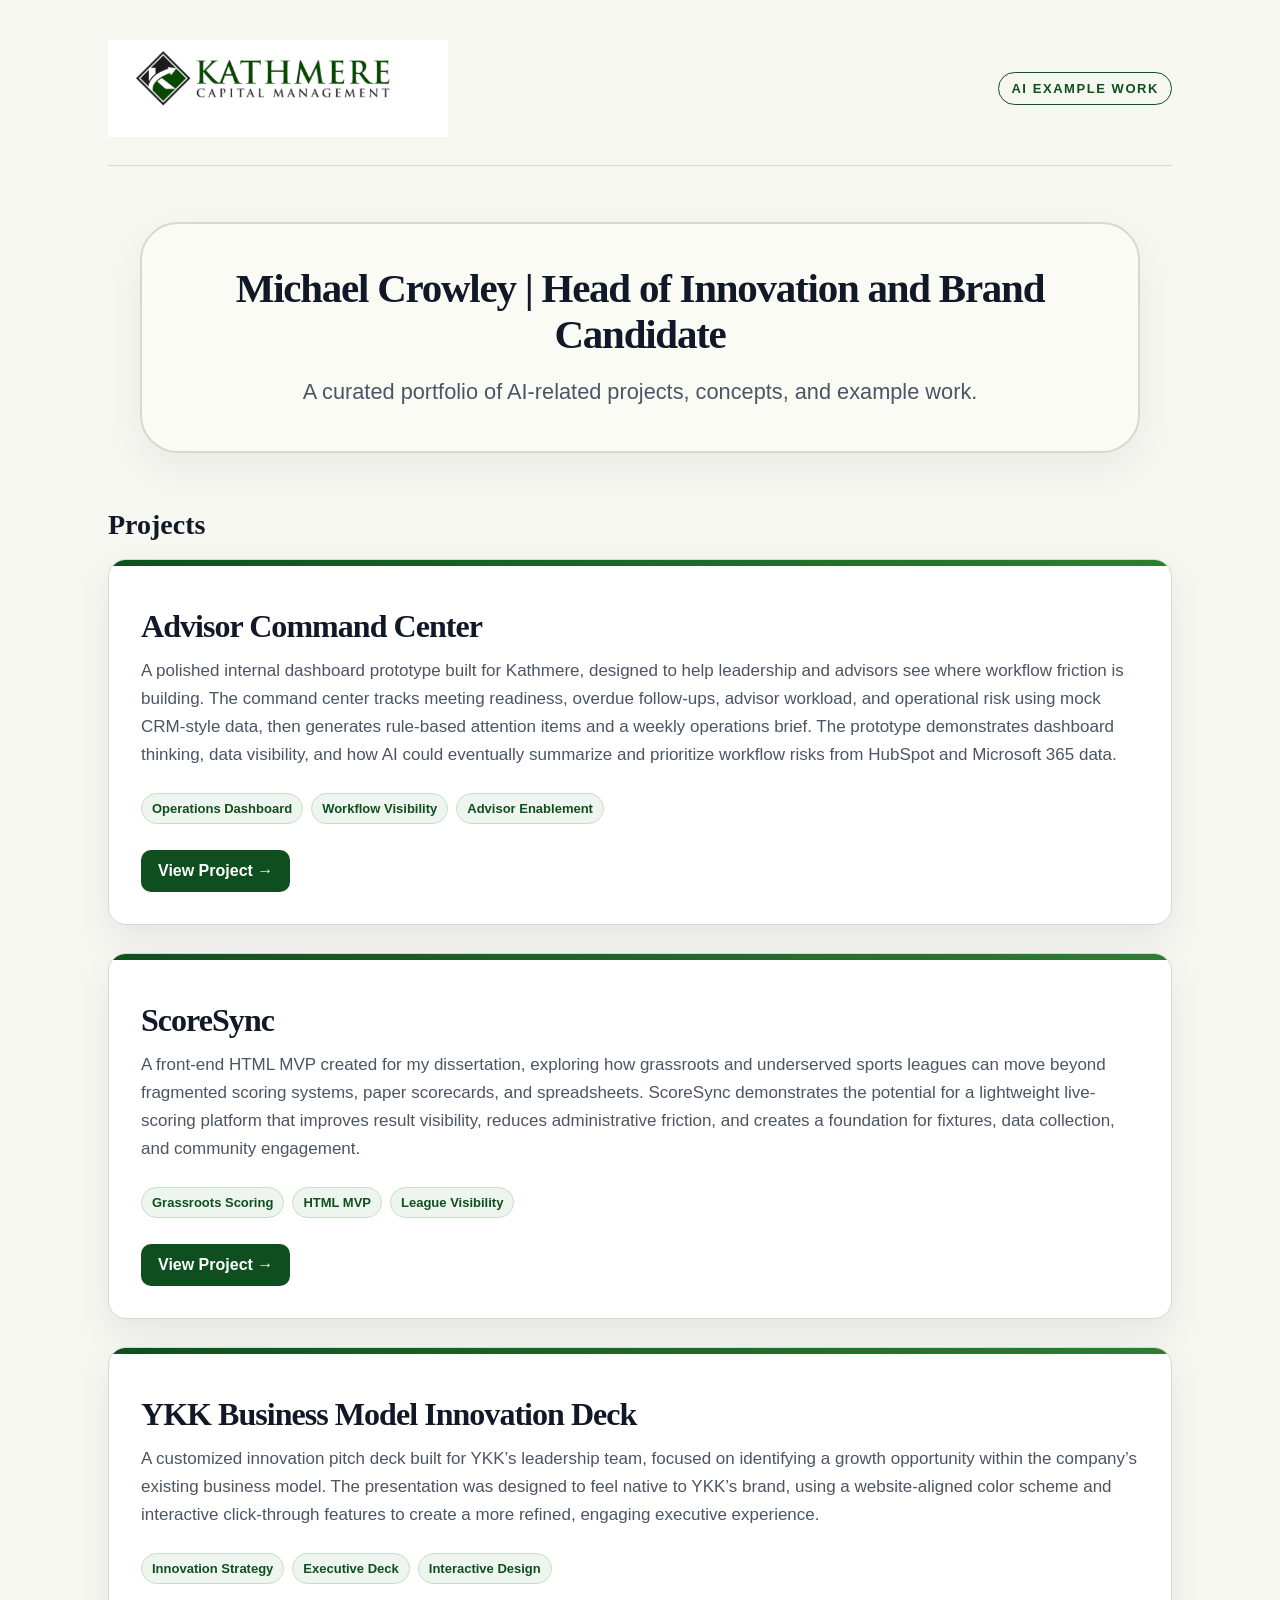
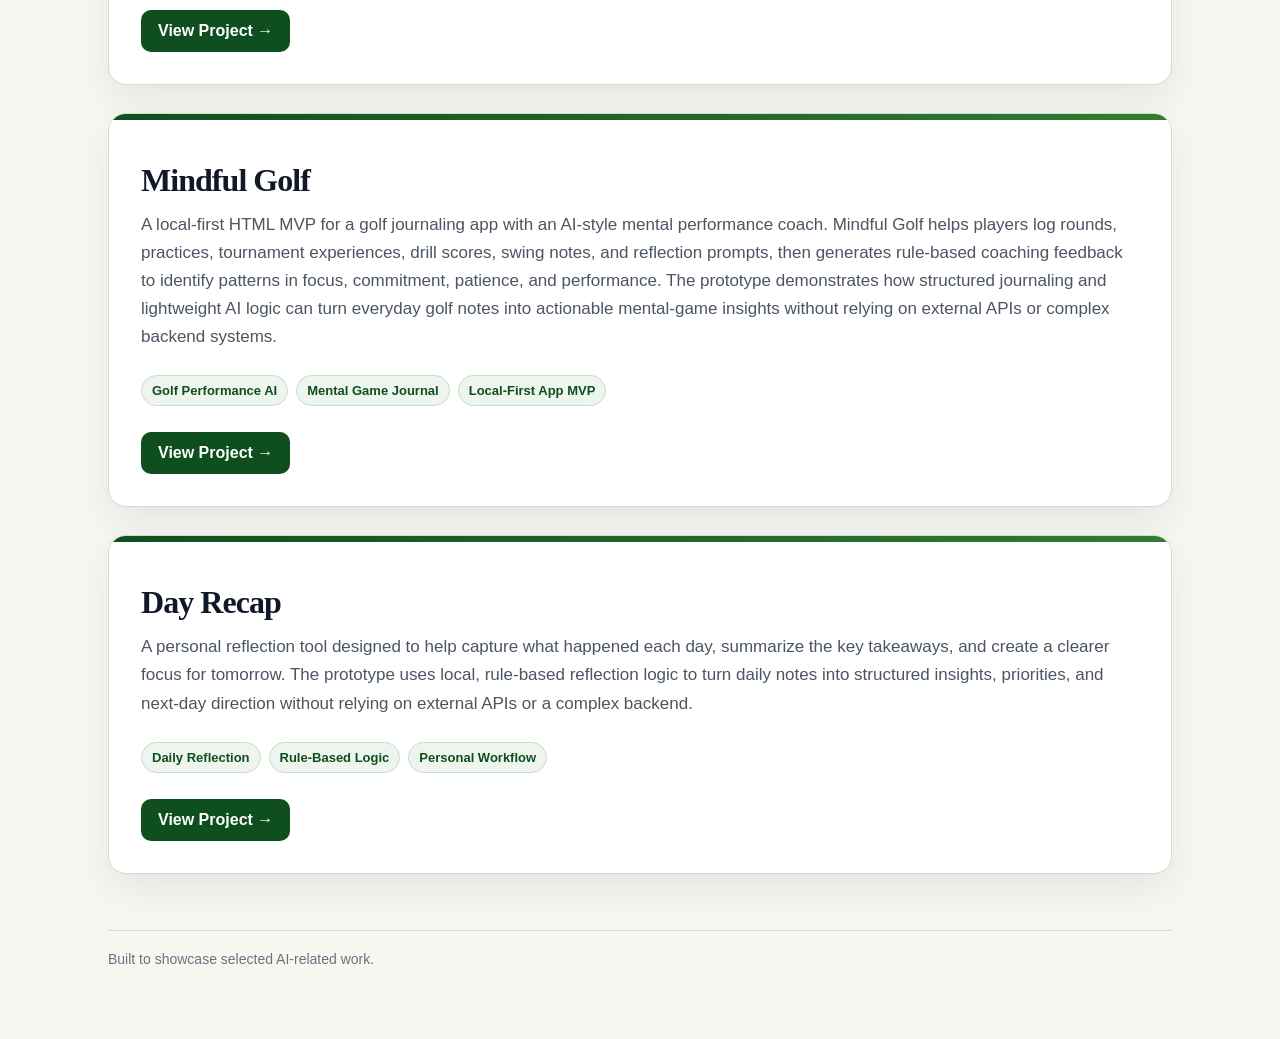
<file: index.html>
<!DOCTYPE html>
<html lang="en">
<head>
  <meta charset="UTF-8" />
  <meta name="viewport" content="width=device-width, initial-scale=1.0" />

  <style>
    * {
      box-sizing: border-box;
    }

    body {
      margin: 0;
      font-family: Georgia, "Times New Roman", serif;
      color: #1f2933;
      background: #f7f7f2;
      min-height: 100vh;
    }

    .page {
      max-width: 1120px;
      margin: 0 auto;
      padding: 40px 28px 72px;
    }

    header {
      display: flex;
      align-items: center;
      justify-content: space-between;
      gap: 24px;
      padding-bottom: 28px;
      margin-bottom: 56px;
      border-bottom: 1px solid #d8d8cc;
    }

    .logo {
      max-width: 340px;
      width: 100%;
      height: auto;
    }

    .header-label {
      font-family: Arial, sans-serif;
      font-size: 13px;
      font-weight: 700;
      letter-spacing: 0.12em;
      text-transform: uppercase;
      color: #0f4f1f;
      border: 1px solid #0f4f1f;
      padding: 8px 12px;
      border-radius: 999px;
      white-space: nowrap;
    }
    
        .hero {
      text-align: center;
      margin: 0 auto 56px;
      padding: 42px 32px;
      max-width: 1000px;
      border: 2px solid #d8d8cc;
      border-radius: 38px;
      background: #fbfbf5;
      box-shadow: 0 16px 36px rgba(31, 41, 51, 0.06);
    }
    
    .hero-subtitle {
      margin: 0 auto;
      max-width: 900px;
      font-size: clamp(28px, 3.2vw, 46px);
      line-height: 1.12;
      letter-spacing: -0.03em;
      color: #111827;
      font-weight: 700;
      text-align: center;
    }
    
    .subtitle {
      max-width: 820px;
      margin: 18px auto 0;
      font-family: Arial, sans-serif;
      font-size: clamp(17px, 1.7vw, 22px);
      line-height: 1.5;
      color: #4b5563;
      text-align: center;
    }

    .section-title {
      margin: 0 0 18px;
      font-size: 28px;
      color: #111827;
    }

        .projects {
      display: flex;
      flex-direction: column;
      gap: 28px;
    }

    .project-card {
      position: relative;
      overflow: hidden;
      background: #ffffff;
      border: 1px solid #d8d8cc;
      border-radius: 18px;
      padding: 32px;
      width: 100%;
      box-shadow: 0 16px 36px rgba(31, 41, 51, 0.08);
      transition: transform 0.2s ease, box-shadow 0.2s ease;
    }

    .project-card:hover {
      transform: translateY(-4px);
      box-shadow: 0 22px 48px rgba(31, 41, 51, 0.12);
    }

    .project-card::before {
      content: "";
      position: absolute;
      inset: 0 0 auto 0;
      height: 6px;
      background: linear-gradient(90deg, #0f4f1f, #2f7d32);
    }

    .project-card h2 {
      margin: 16px 0 12px;
      font-size: 32px;
      letter-spacing: -0.03em;
      color: #111827;
    }

    .project-card p {
      margin: 0 0 24px;
      font-family: Arial, sans-serif;
      color: #4b5563;
      font-size: 17px;
      line-height: 1.65;
    }

    .tags {
      display: flex;
      flex-wrap: wrap;
      gap: 8px;
      margin-bottom: 26px;
    }

    .tag {
      font-family: Arial, sans-serif;
      padding: 7px 10px;
      border-radius: 999px;
      background: #eef5ee;
      color: #0f4f1f;
      border: 1px solid #c8ddc8;
      font-size: 13px;
      font-weight: 700;
    }

    .project-card a {
      display: inline-flex;
      align-items: center;
      gap: 8px;
      font-family: Arial, sans-serif;
      color: white;
      background: #0f4f1f;
      padding: 12px 17px;
      border-radius: 10px;
      font-weight: 800;
      text-decoration: none;
      transition: background 0.2s ease;
    }

    .project-card a:hover {
      background: #093814;
    }

    footer {
      margin-top: 56px;
      padding-top: 20px;
      border-top: 1px solid #d8d8cc;
      font-family: Arial, sans-serif;
      color: #6b7280;
      font-size: 14px;
    }

    @media (max-width: 720px) {
      .page {
        padding: 28px 20px 56px;
      }

      header {
        align-items: flex-start;
        flex-direction: column;
        margin-bottom: 42px;
      }

      .logo {
        max-width: 290px;
      }

      .subtitle {
        font-size: 18px;
      }

      .project-card {
        padding: 26px;
      }
    }
  </style>
</head>

<body>
  <main class="page">
    <header>
      <img class="logo" src="kathmere-logo.png" alt="Kathmere Capital Management logo" />
      <div class="header-label">AI Example Work</div>
    </header>

    <section class="hero">
      <h2 class="hero-subtitle">Michael Crowley | Head of Innovation and Brand Candidate</h2>
      <p class="subtitle">
        A curated portfolio of AI-related projects, concepts, and example work.
      </p>
    </section>

    <section>
      <h2 class="section-title">Projects</h2>

      <div class="projects">

        <div class="project-card">
          <h2>Advisor Command Center</h2>
          <p>
            A polished internal dashboard prototype built for Kathmere, designed to help leadership and advisors see where workflow friction is building. The command center tracks meeting readiness, overdue follow-ups, advisor workload, and operational risk using mock CRM-style data, then generates rule-based attention items and a weekly operations brief. The prototype demonstrates dashboard thinking, data visibility, and how AI could eventually summarize and prioritize workflow risks from HubSpot and Microsoft 365 data.
          </p>
        
          <div class="tags">
            <span class="tag">Operations Dashboard</span>
            <span class="tag">Workflow Visibility</span>
            <span class="tag">Advisor Enablement</span>
          </div>
        
          <a href="advisor-command-center.html">View Project →</a>
        </div>

        <div class="project-card">
          <h2>ScoreSync</h2>
          <p>
            A front-end HTML MVP created for my dissertation, exploring how grassroots and underserved sports leagues can move beyond fragmented scoring systems, paper scorecards, and spreadsheets. ScoreSync demonstrates the potential for a lightweight live-scoring platform that improves result visibility, reduces administrative friction, and creates a foundation for fixtures, data collection, and community engagement.
          </p>
        
          <div class="tags">
            <span class="tag">Grassroots Scoring</span>
            <span class="tag">HTML MVP</span>
            <span class="tag">League Visibility</span>
          </div>
        
          <a href="ScoreSync.html">View Project →</a>
        </div>
        
        <div class="project-card">
          <h2>YKK Business Model Innovation Deck</h2>
          <p>
            A customized innovation pitch deck built for YKK’s leadership team, focused on identifying a growth opportunity within the company’s existing business model. The presentation was designed to feel native to YKK’s brand, using a website-aligned color scheme and interactive click-through features to create a more refined, engaging executive experience.
          </p>
          
          <div class="tags">
            <span class="tag">Innovation Strategy</span>
            <span class="tag">Executive Deck</span>
            <span class="tag">Interactive Design</span>
          </div>
        
          <a href="ykk-pitch-deck.html">View Project →</a>
        </div>

        <div class="project-card">
          <h2>Mindful Golf</h2>
          <p>
            A local-first HTML MVP for a golf journaling app with an AI-style mental performance coach. Mindful Golf helps players log rounds, practices, tournament experiences, drill scores, swing notes, and reflection prompts, then generates rule-based coaching feedback to identify patterns in focus, commitment, patience, and performance. The prototype demonstrates how structured journaling and lightweight AI logic can turn everyday golf notes into actionable mental-game insights without relying on external APIs or complex backend systems.
          </p>
        
          <div class="tags">
            <span class="tag">Golf Performance AI</span>
            <span class="tag">Mental Game Journal</span>
            <span class="tag">Local-First App MVP</span>
          </div>

          <a href="mindful-golf.html">View Project →</a>
        </div>

        <div class="project-card">
          <h2>Day Recap</h2>
          <p>
            A personal reflection tool designed to help capture what happened each day, summarize the key takeaways, and create a clearer focus for tomorrow. The prototype uses local, rule-based reflection logic to turn daily notes into structured insights, priorities, and next-day direction without relying on external APIs or a complex backend.
          </p>
        
          <div class="tags">
            <span class="tag">Daily Reflection</span>
            <span class="tag">Rule-Based Logic</span>
            <span class="tag">Personal Workflow</span>
          </div>
        
          <a href="day-recap.html">View Project →</a>
        </div>
        
      </div>
    </section>

    <footer>
      Built to showcase selected AI-related work.
    </footer>
  </main>
</body>
</html>
</file>
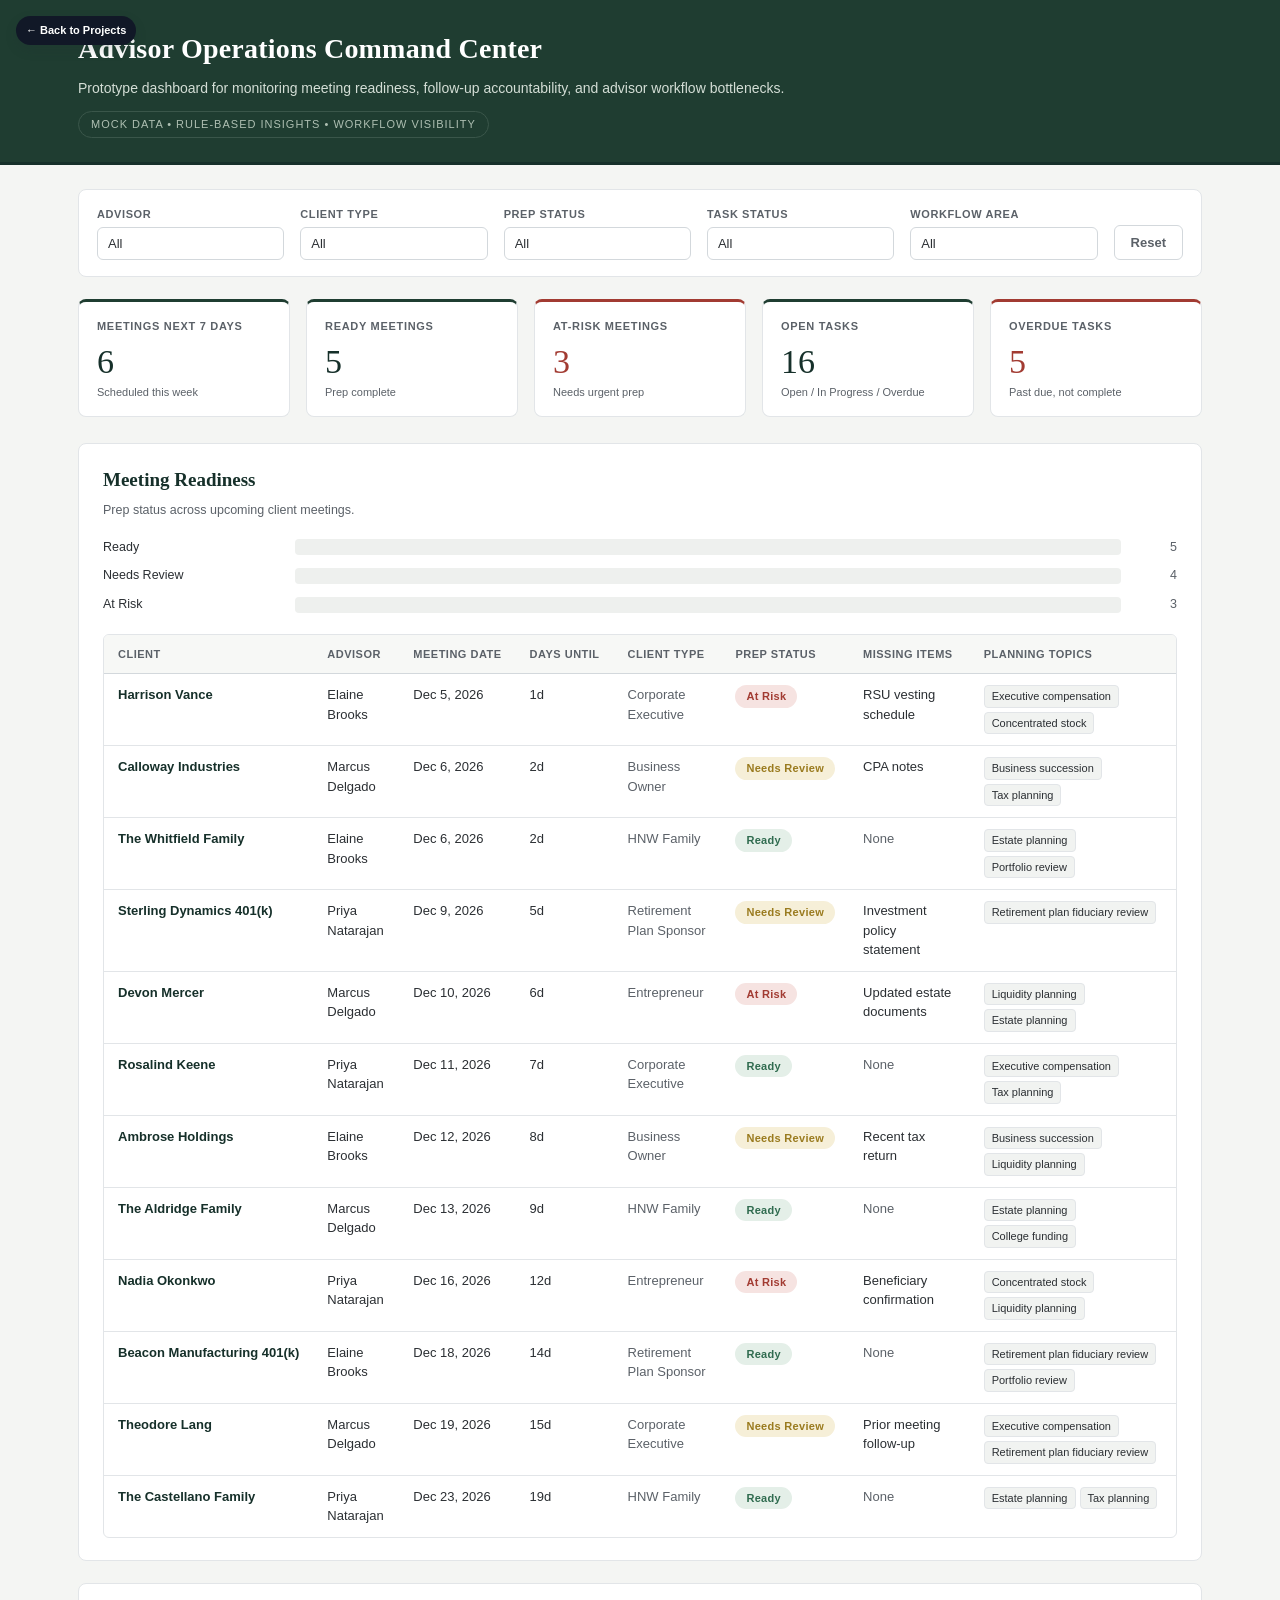
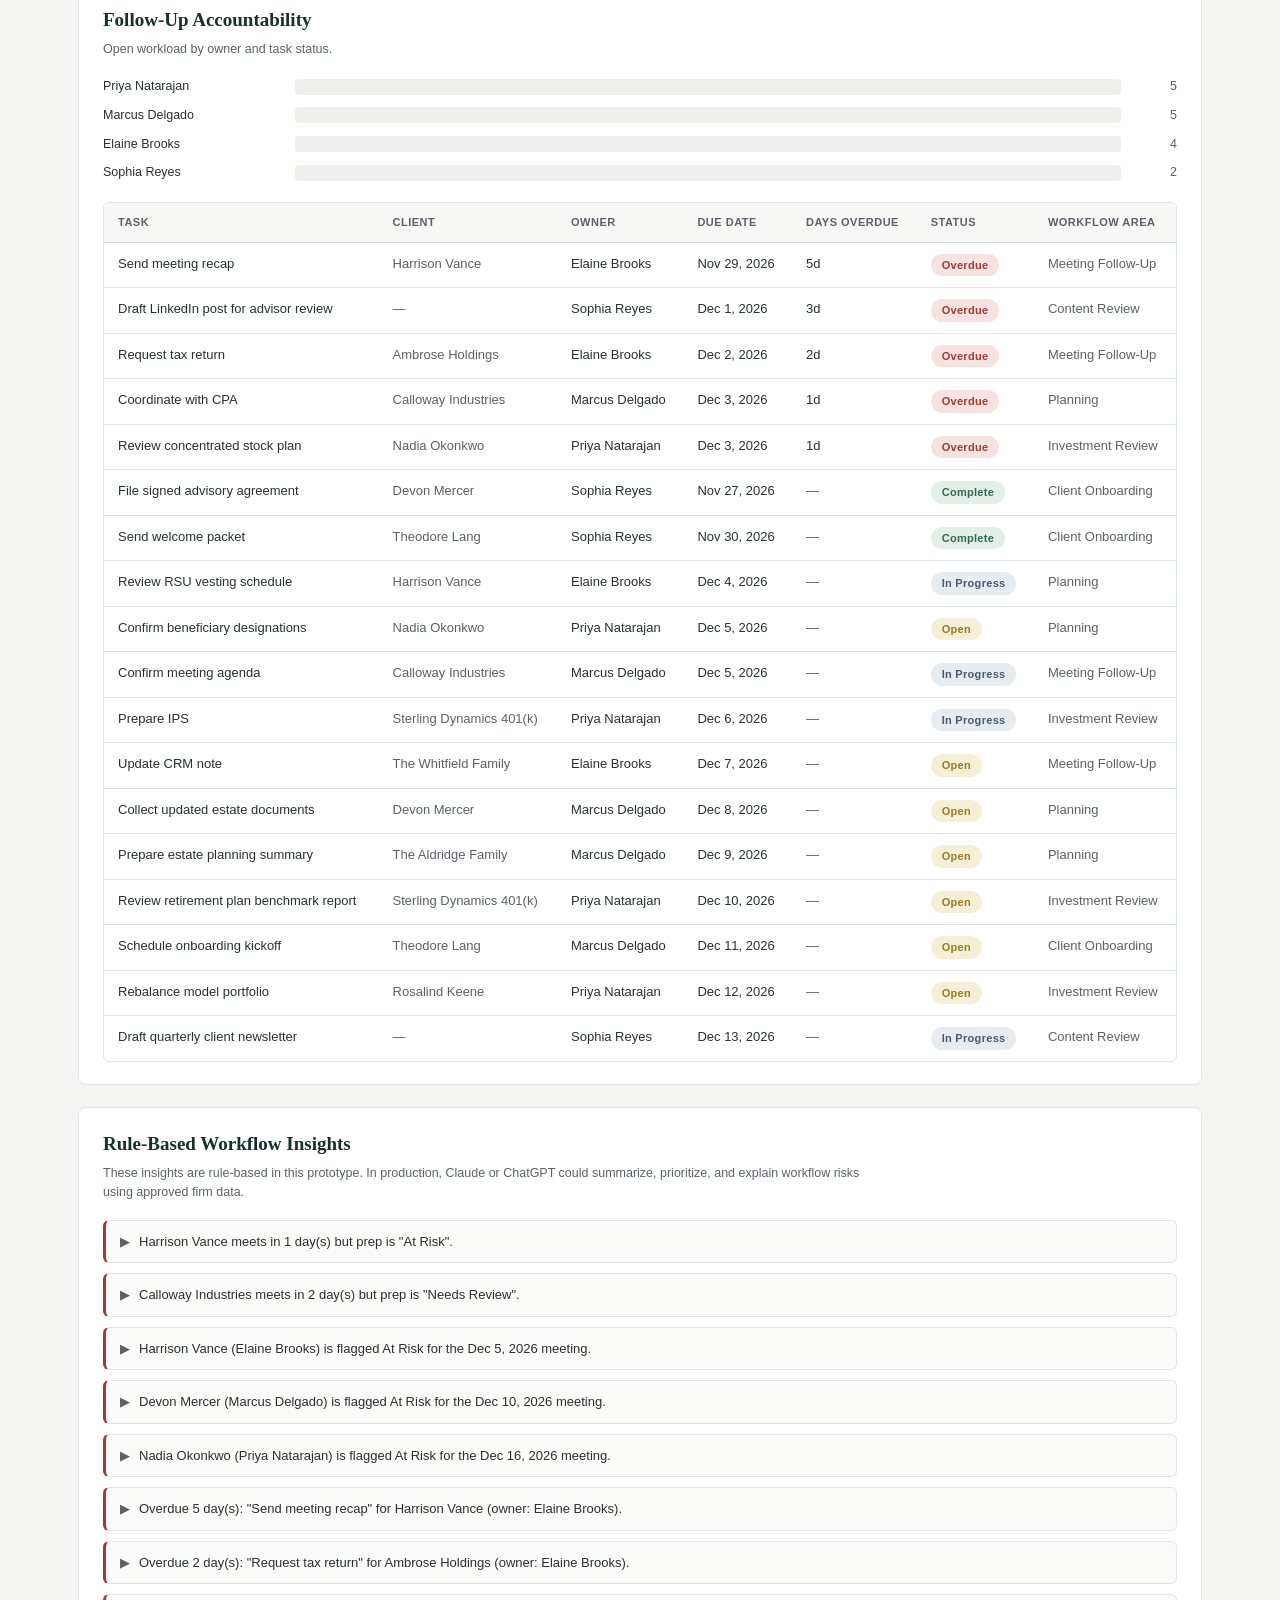
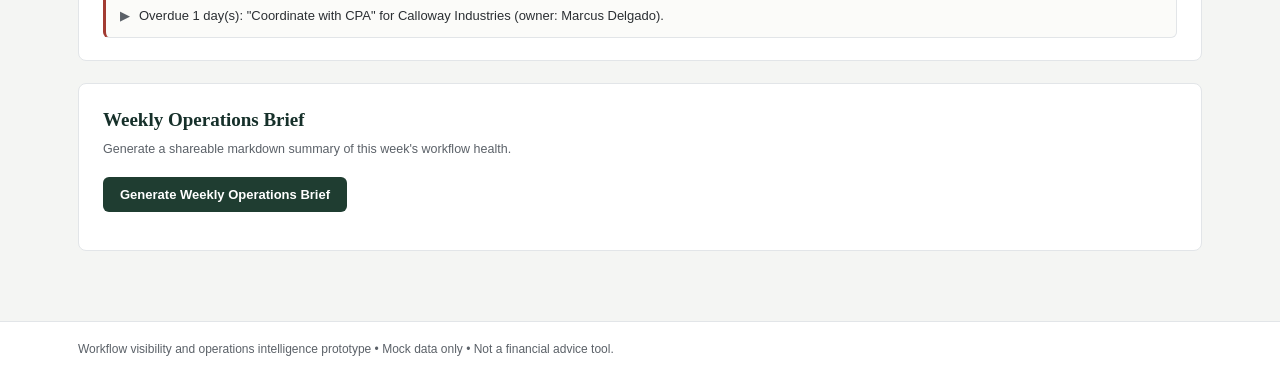
<file: advisor-command-center.html>
<!DOCTYPE html>
<html lang="en">
  <head>
    <meta charset="UTF-8" />
    <meta name="viewport" content="width=device-width, initial-scale=1.0" />
    <title>Advisor Operations Command Center</title>
    <link rel="stylesheet" href="acc-styles.css" />
  </head>
  <body>
    <a class="back-link" href="index.html">← Back to Projects</a>
    <!-- ============ Header ============ -->
    <header class="site-header">
      <div class="header-inner">
        <h1>Advisor Operations Command Center</h1>
        <p class="subtitle">
          Prototype dashboard for monitoring meeting readiness, follow-up
          accountability, and advisor workflow bottlenecks.
        </p>
        <span class="header-label">Mock data • Rule-based insights • Workflow visibility</span>
      </div>
    </header>

    <main class="dashboard">
      <!-- ============ Filter bar ============ -->
      <section class="filter-bar" aria-label="Filters">
        <div class="filter">
          <label for="filter-advisor">Advisor</label>
          <select id="filter-advisor"></select>
        </div>
        <div class="filter">
          <label for="filter-client-type">Client Type</label>
          <select id="filter-client-type"></select>
        </div>
        <div class="filter">
          <label for="filter-prep-status">Prep Status</label>
          <select id="filter-prep-status"></select>
        </div>
        <div class="filter">
          <label for="filter-task-status">Task Status</label>
          <select id="filter-task-status"></select>
        </div>
        <div class="filter">
          <label for="filter-workflow-area">Workflow Area</label>
          <select id="filter-workflow-area"></select>
        </div>
        <button id="reset-filters" class="btn btn-ghost" type="button">Reset</button>
      </section>

      <!-- ============ KPI cards ============ -->
      <section class="kpi-grid" id="kpi-grid" aria-label="Key metrics"></section>

      <!-- ============ Meeting Readiness ============ -->
      <section class="panel">
        <div class="panel-header">
          <h2>Meeting Readiness</h2>
          <p class="panel-note">Prep status across upcoming client meetings.</p>
        </div>
        <div class="chart" id="meeting-chart" aria-label="Meeting prep status chart"></div>
        <div class="table-wrap">
          <table id="meetings-table">
            <thead>
              <tr>
                <th>Client</th>
                <th>Advisor</th>
                <th>Meeting Date</th>
                <th>Days Until</th>
                <th>Client Type</th>
                <th>Prep Status</th>
                <th>Missing Items</th>
                <th>Planning Topics</th>
              </tr>
            </thead>
            <tbody id="meetings-body"></tbody>
          </table>
        </div>
      </section>

      <!-- ============ Follow-Up Accountability ============ -->
      <section class="panel">
        <div class="panel-header">
          <h2>Follow-Up Accountability</h2>
          <p class="panel-note">Open workload by owner and task status.</p>
        </div>
        <div class="chart" id="task-chart" aria-label="Owner workload chart"></div>
        <div class="table-wrap">
          <table id="tasks-table">
            <thead>
              <tr>
                <th>Task</th>
                <th>Client</th>
                <th>Owner</th>
                <th>Due Date</th>
                <th>Days Overdue</th>
                <th>Status</th>
                <th>Workflow Area</th>
              </tr>
            </thead>
            <tbody id="tasks-body"></tbody>
          </table>
        </div>
      </section>

      <!-- ============ Rule-Based Workflow Insights ============ -->
      <section class="panel">
        <div class="panel-header">
          <h2>Rule-Based Workflow Insights</h2>
          <p class="panel-note">
            These insights are rule-based in this prototype. In production, Claude
            or ChatGPT could summarize, prioritize, and explain workflow risks using
            approved firm data.
          </p>
        </div>
        <ul class="attention-list" id="attention-list"></ul>
      </section>

      <!-- ============ Weekly Operations Brief ============ -->
      <section class="panel">
        <div class="panel-header">
          <h2>Weekly Operations Brief</h2>
          <p class="panel-note">
            Generate a shareable markdown summary of this week's workflow health.
          </p>
        </div>
        <div class="brief-actions">
          <button id="generate-brief" class="btn btn-primary" type="button">
            Generate Weekly Operations Brief
          </button>
        </div>
        <div class="brief-panel" id="brief-panel" hidden></div>
      </section>
    </main>

    <footer class="site-footer">
      <p>
        Workflow visibility and operations intelligence prototype • Mock data only •
        Not a financial advice tool.
      </p>
    </footer>

    <script src="acc-data.js"></script>
    <script src="acc-script.js"></script>
  </body>
</html>
</file>
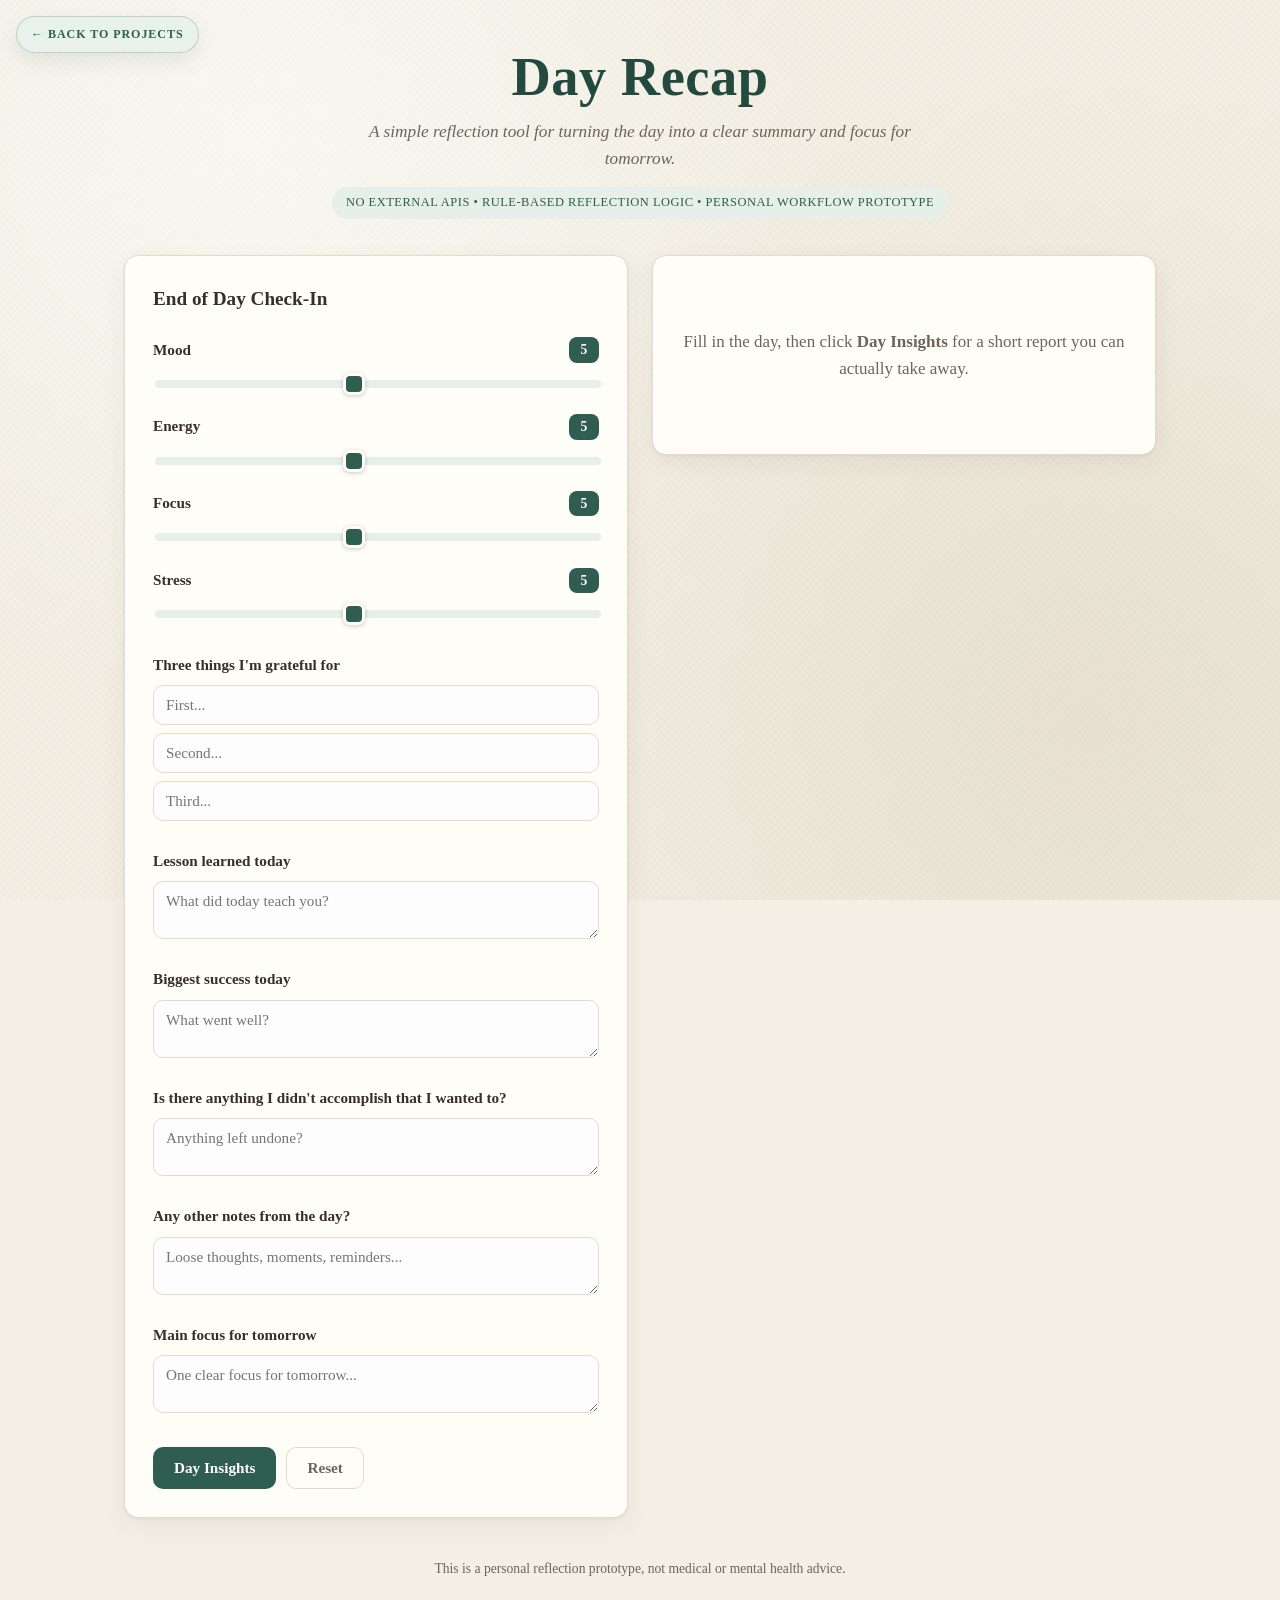
<file: day-recap.html>
<!DOCTYPE html>
<html lang="en">
<head>
  <meta charset="UTF-8" />
  <meta name="viewport" content="width=device-width, initial-scale=1.0" />
  <title>Day Recap</title>
  <link rel="stylesheet" href="dr-styles.css" />
</head>
<body>
  <a class="back-link" href="index.html">← Back to Projects</a>
  <div class="page">
    <header class="header">
      <h1 class="title">Day Recap</h1>
      <p class="subtitle">
        A simple reflection tool for turning the day into a clear summary and focus for tomorrow.
      </p>
      <p class="label">No external APIs &bull; Rule-based reflection logic &bull; Personal workflow prototype</p>
    </header>

    <main class="layout">
      <!-- Input form -->
      <section class="card" aria-labelledby="form-heading">
        <h2 id="form-heading" class="card-title">End of Day Check-In</h2>

        <form id="journal-form" autocomplete="off">
          <div class="sliders">
            <div class="slider-row">
              <label for="mood">Mood <span class="slider-value" id="mood-value">5</span></label>
              <input type="range" id="mood" min="1" max="10" value="5" />
            </div>
            <div class="slider-row">
              <label for="energy">Energy <span class="slider-value" id="energy-value">5</span></label>
              <input type="range" id="energy" min="1" max="10" value="5" />
            </div>
            <div class="slider-row">
              <label for="focus">Focus <span class="slider-value" id="focus-value">5</span></label>
              <input type="range" id="focus" min="1" max="10" value="5" />
            </div>
            <div class="slider-row">
              <label for="stress">Stress <span class="slider-value" id="stress-value">5</span></label>
              <input type="range" id="stress" min="1" max="10" value="5" />
            </div>
          </div>

          <div class="field">
            <label>Three things I'm grateful for</label>
            <input type="text" id="gratitude1" placeholder="First..." />
            <input type="text" id="gratitude2" placeholder="Second..." />
            <input type="text" id="gratitude3" placeholder="Third..." />
          </div>

          <div class="field">
            <label for="lesson">Lesson learned today</label>
            <textarea id="lesson" rows="2" placeholder="What did today teach you?"></textarea>
          </div>

          <div class="field">
            <label for="success">Biggest success today</label>
            <textarea id="success" rows="2" placeholder="What went well?"></textarea>
          </div>

          <div class="field">
            <label for="unfinished">Is there anything I didn't accomplish that I wanted to?</label>
            <textarea id="unfinished" rows="2" placeholder="Anything left undone?"></textarea>
          </div>

          <div class="field">
            <label for="notes">Any other notes from the day?</label>
            <textarea id="notes" rows="2" placeholder="Loose thoughts, moments, reminders..."></textarea>
          </div>

          <div class="field">
            <label for="tomorrow">Main focus for tomorrow</label>
            <textarea id="tomorrow" rows="2" placeholder="One clear focus for tomorrow..."></textarea>
          </div>

          <div class="buttons">
            <button type="button" id="generate-btn" class="btn btn-primary">Day Insights</button>
            <button type="button" id="reset-btn" class="btn btn-ghost">Reset</button>
          </div>
        </form>
      </section>

      <!-- Output -->
      <section class="card output-card" id="output-card" aria-live="polite" hidden>
        <div id="output"></div>
      </section>

      <section class="card output-placeholder" id="placeholder">
        <p>Fill in the day, then click <strong>Day Insights</strong> for a short report you can actually take away.</p>
      </section>
    </main>

    <footer class="footer">
      <p>This is a personal reflection prototype, not medical or mental health advice.</p>
    </footer>
  </div>

  <script src="dr-script.js"></script>
</body>
</html>
</file>
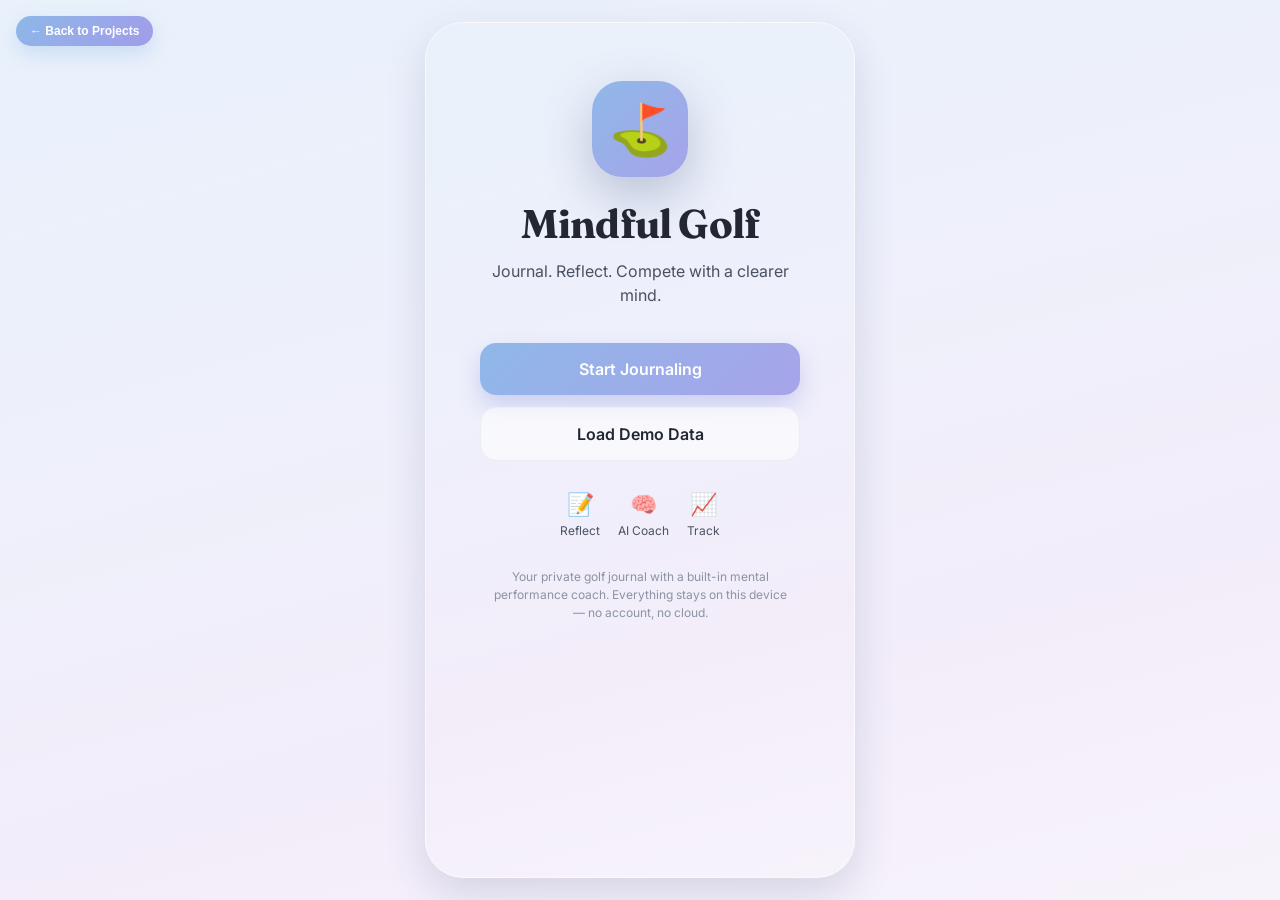
<file: mindful-golf.html>
<!DOCTYPE html>
<html lang="en">
<head>
  <meta charset="UTF-8" />
  <meta name="viewport" content="width=device-width, initial-scale=1.0, viewport-fit=cover" />
  <meta name="theme-color" content="#bcd4f0" />
  <title>Mindful Golf — Journal. Reflect. Compete.</title>
  <link rel="preconnect" href="https://fonts.googleapis.com" />
  <link rel="preconnect" href="https://fonts.gstatic.com" crossorigin />
  <link href="https://fonts.googleapis.com/css2?family=Inter:wght@400;500;600;700;800&family=Fraunces:opsz,wght@9..144,500;9..144,600;9..144,700&display=swap" rel="stylesheet" />
  <link rel="stylesheet" href="mg-styles.css" />
  <link rel="icon" href="data:image/svg+xml,%3Csvg xmlns='http://www.w3.org/2000/svg' viewBox='0 0 100 100'%3E%3Ctext y='.9em' font-size='90'%3E%E2%9B%B3%3C/text%3E%3C/svg%3E" />
</head>
<body>
  <a class="back-link" href="index.html">← Back to Projects</a>
  <!-- App shell: a centered phone-style frame -->
  <div class="app-shell" id="appShell">
    <!-- Header injected per-view -->
    <header class="app-header" id="appHeader"></header>

    <!-- Main scrollable view container -->
    <main class="app-main" id="app"></main>

    <!-- Bottom tab navigation -->
    <nav class="bottom-nav" id="bottomNav" aria-label="Primary"></nav>

    <!-- Toast / snackbar -->
    <div class="toast" id="toast" role="status" aria-live="polite"></div>
  </div>

  <!-- Modal host -->
  <div class="modal-host" id="modalHost" aria-hidden="true"></div>

  <script src="mg-app.js"></script>
</body>
</html>
</file>
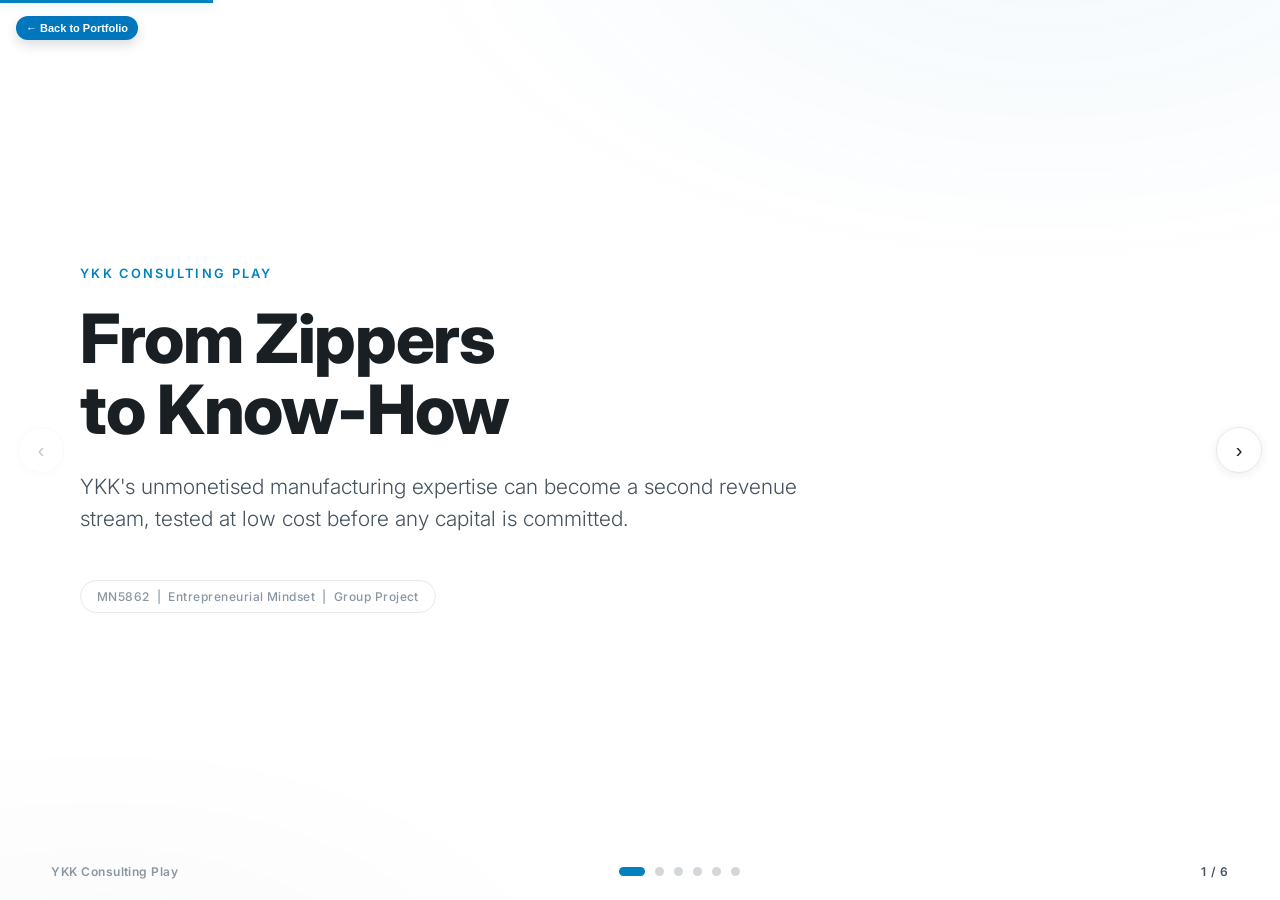
<file: ykk-pitch-deck.html>
<!DOCTYPE html>
<html lang="en">
<head>
<meta charset="UTF-8">
<meta name="viewport" content="width=device-width, initial-scale=1.0, maximum-scale=1.0, user-scalable=no">
<title>From Zippers to Know-How — YKK Consulting Play</title>
<link rel="preconnect" href="https://fonts.googleapis.com">
<link rel="preconnect" href="https://fonts.gstatic.com" crossorigin>
<link href="https://fonts.googleapis.com/css2?family=Inter:wght@300;400;500;600;700;800&display=swap" rel="stylesheet">
<style>
  :root{
    --navy:#FFFFFF;          /* page background */
    --card:#F5F7FA;          /* card surface (light gray) */
    --card-soft:#EAEFF4;     /* secondary surface */
    --white:#1A1F24;         /* repurposed: main charcoal text / headings */
    --muted:#46535F;         /* body text */
    --faint:#8A97A3;         /* faint labels / dividers text */
    --line:#E4E9ED;          /* light-gray borders & dividers */
    --accent:#0081BF;        /* YKK brand blue */
    --glow:rgba(0,129,191,0.30);
    --ease:cubic-bezier(.22,.61,.36,1);
  }
  *{box-sizing:border-box;margin:0;padding:0}
  html,body{height:100%;width:100%;overflow:hidden;background:var(--navy)}
  body{
    font-family:'Inter',system-ui,-apple-system,Segoe UI,Roboto,sans-serif;
    color:var(--white);
    -webkit-font-smoothing:antialiased;
    text-rendering:optimizeLegibility;
  }

         .back-link {
      position: absolute;
      top: 16px;
      left: 16px;
      z-index: 9999;
      display: inline-block;
      padding: 6px 10px;
      border-radius: 999px;
      background: #0076BC;
      color: white;
      font-family: Arial, sans-serif;
      font-size: 11px;
      font-weight: 700;
      text-decoration: none;
      box-shadow: 0 5px 12px rgba(31, 41, 51, 0.16);
    }
    
    .back-link:hover {
      background: #005F99;
    }
    
  /* ===== Slide deck ===== */
  .deck{position:fixed;inset:0;}
  /* soft depth for light-theme surfaces */
  .card,.node,.quad,.tension,.step,.stat,.risk,.info-box,.cmp,.prereq li{
    box-shadow:0 1px 2px rgba(17,34,51,.04), 0 10px 28px rgba(17,34,51,.05);
  }
  .slide{
    position:absolute;inset:0;
    display:flex;flex-direction:column;justify-content:safe center;
    padding:clamp(24px,4vw,64px);
    padding-bottom:clamp(72px,8vh,96px);
    opacity:0;visibility:hidden;
    transform:translateY(14px) scale(.992);
    transition:opacity .45s var(--ease), transform .45s var(--ease), visibility .45s;
    overflow-y:auto;
  }
  .slide.active{opacity:1;visibility:visible;transform:none;}
  .slide-inner{
    width:100%;max-width:1120px;margin:0 auto;
    display:flex;flex-direction:column;justify-content:center;
    min-height:min-content;
  }

  /* Background subtle gradient depth */
  .deck::before{
    content:"";position:absolute;inset:0;pointer-events:none;
    background:
      radial-gradient(1100px 600px at 82% -10%, rgba(0,129,191,.05), transparent 60%),
      radial-gradient(900px 500px at 8% 112%, rgba(17,34,51,.025), transparent 55%);
  }

  /* ===== Typography ===== */
  .eyebrow{
    font-size:clamp(11px,1vw,13px);font-weight:600;letter-spacing:.18em;
    text-transform:uppercase;color:var(--accent);margin-bottom:22px;
  }
  h1{font-size:clamp(34px,5.6vw,68px);font-weight:800;line-height:1.04;letter-spacing:-.02em;color:var(--white);}
  h2{font-size:clamp(22px,2.9vw,38px);font-weight:700;line-height:1.16;letter-spacing:-.015em;color:var(--white);max-width:18ch;}
  .slide.wide h2{max-width:26ch;}
  .sub{font-size:clamp(15px,1.7vw,21px);font-weight:300;color:var(--muted);line-height:1.55;max-width:60ch;margin-top:26px;}
  .label-chip{
    display:inline-block;margin-top:44px;font-size:12px;font-weight:500;letter-spacing:.04em;
    color:var(--faint);border:1px solid var(--line);padding:8px 16px;border-radius:100px;
  }
  .section-tag{font-size:12px;font-weight:600;letter-spacing:.16em;text-transform:uppercase;color:var(--accent);margin-bottom:14px;}

  /* ===== Cards ===== */
  .card{
    background:var(--card);border:1px solid var(--line);border-radius:16px;
    padding:22px 24px;transition:all .3s var(--ease);
  }
  .card .ttl{font-size:13px;font-weight:700;letter-spacing:.08em;text-transform:uppercase;color:var(--accent);margin-bottom:10px;}
  .card p{font-size:15px;line-height:1.5;color:var(--muted);font-weight:300;}

  /* ===== Slide 1 ===== */
  #s1 .slide-inner{align-items:flex-start;}

  /* ===== Slide 2 — value chain ===== */
  /* nudge the whole block up so it sits symmetrically above the footer */
  #s2{justify-content:safe center;padding-bottom:clamp(110px,17vh,180px);}
  .chain{display:flex;align-items:stretch;gap:0;margin-top:26px;flex-wrap:wrap;}
  .node{
    flex:1;min-width:120px;background:var(--card);border:1px solid var(--line);
    border-radius:14px;padding:18px 14px;text-align:center;
    opacity:0;transform:translateY(10px);transition:opacity .45s var(--ease),transform .45s var(--ease);
    position:relative;
  }
  .node.show{opacity:1;transform:none;}
  .node .n-i{font-size:11px;color:var(--faint);font-weight:600;margin-bottom:8px;letter-spacing:.05em;}
  .node .n-t{font-size:15px;font-weight:600;color:var(--white);}
  .arrow{
    display:flex;align-items:center;justify-content:center;width:34px;flex:0 0 34px;
    color:var(--accent);font-size:20px;opacity:0;transition:opacity .4s var(--ease);
  }
  .arrow.show{opacity:.7;}
  .knowhow{
    margin-top:18px;border:1px dashed rgba(0,129,191,.45);background:rgba(0,129,191,.07);
    border-radius:14px;padding:20px 24px;text-align:center;opacity:0;transform:translateY(8px);
    transition:opacity .5s var(--ease),transform .5s var(--ease);
  }
  .knowhow.show{opacity:1;transform:none;}
  .knowhow.pulse{animation:glowpulse 2.4s ease-in-out infinite;}
  .knowhow .kh-t{font-size:17px;font-weight:700;color:var(--white);}
  .knowhow .kh-s{font-size:13px;color:var(--accent);font-weight:600;letter-spacing:.06em;text-transform:uppercase;margin-top:6px;}
  @keyframes glowpulse{
    0%,100%{box-shadow:0 0 0 0 rgba(0,129,191,0);border-color:rgba(0,129,191,.45);}
    50%{box-shadow:0 0 36px 2px var(--glow);border-color:rgba(0,129,191,.9);}
  }
  .hint{font-size:12.5px;color:var(--faint);margin-top:14px;font-weight:400;}
  .two-cards{display:grid;grid-template-columns:1fr 1fr;gap:16px;margin-top:18px;}

  /* ===== Slide 3 — proposition ===== */
  .s3-grid{display:grid;grid-template-columns:0.92fr 1.08fr;gap:40px;margin-top:30px;align-items:start;}
  .blocks{display:flex;flex-direction:column;gap:18px;}
  .block .b-t{font-size:11.5px;font-weight:700;letter-spacing:.12em;text-transform:uppercase;color:var(--accent);margin-bottom:6px;}
  .block p{font-size:13.5px;line-height:1.5;color:var(--muted);font-weight:300;}
  .matrix-wrap{position:relative;padding-left:34px;padding-top:30px;}
  .axis-x{
    position:absolute;top:0;left:34px;right:0;text-align:center;
    font-size:11px;font-weight:600;letter-spacing:.1em;text-transform:uppercase;color:var(--faint);
  }
  .axis-y{
    position:absolute;left:-2px;top:50%;transform:rotate(-180deg) translateX(50%);
    writing-mode:vertical-rl;text-orientation:mixed;
    font-size:11px;font-weight:600;letter-spacing:.1em;text-transform:uppercase;color:var(--faint);
    height:auto;
  }
  .matrix{display:grid;grid-template-columns:1fr 1fr;grid-template-rows:1fr 1fr;gap:12px;aspect-ratio:1.18/1;}
  .quad{
    background:var(--card-soft);border:1px solid var(--line);border-radius:14px;
    display:flex;flex-direction:column;align-items:center;justify-content:center;text-align:center;
    padding:16px;opacity:0;transform:scale(.94);transition:all .5s var(--ease);
  }
  .quad.show{opacity:1;transform:none;}
  .quad .q-l{font-size:10px;color:var(--faint);font-weight:600;letter-spacing:.06em;margin-bottom:8px;text-transform:uppercase;}
  .quad .q-n{font-size:16px;font-weight:700;color:var(--white);line-height:1.2;}
  .quad.ykk{background:var(--accent);border-color:var(--accent);box-shadow:0 14px 34px rgba(0,129,191,.30);}
  .quad.ykk.show{animation:ykkpop .7s var(--ease);}
  .quad.ykk .q-l{color:rgba(255,255,255,.78);}
  .quad.ykk .q-n{color:#fff;font-size:22px;font-weight:800;}
  @keyframes ykkpop{0%{transform:scale(.8);opacity:0;box-shadow:0 0 0 0 var(--glow);}60%{box-shadow:0 0 40px 4px var(--glow);}100%{transform:none;opacity:1;box-shadow:0 0 26px 0 rgba(0,129,191,.35);}}
  .matrix-cap{font-size:13px;color:var(--muted);margin-top:18px;font-weight:300;line-height:1.5;}
  .matrix-cap b{color:var(--white);font-weight:600;}

  /* ===== Slide 4 — comparison table ===== */
  .cmp{margin-top:28px;border:1px solid var(--line);border-radius:16px;overflow:hidden;}
  .cmp-row{display:grid;grid-template-columns:140px 1fr 1fr;transition:background .3s var(--ease);}
  .cmp-row:not(:last-child){border-bottom:1px solid var(--line);}
  .cmp-head{background:#F0F3F6;}
  .cmp-head .cmp-c{font-size:13px;font-weight:700;letter-spacing:.05em;color:var(--white);}
  .cmp-head .cmp-c.zip{color:var(--accent);}
  .cmp-head .cmp-c.con{color:var(--accent);}
  .cmp-row:not(.cmp-head):hover{background:rgba(0,129,191,.10);}
  .cmp-k{padding:16px 20px;font-size:12px;font-weight:700;letter-spacing:.08em;color:var(--faint);text-transform:uppercase;display:flex;align-items:center;border-right:1px solid var(--line);}
  .cmp-c{padding:16px 20px;font-size:14px;line-height:1.45;color:var(--muted);font-weight:300;}
  .cmp-c.con{border-left:1px solid var(--line);}
  .tensions{display:grid;grid-template-columns:repeat(3,1fr);gap:16px;margin-top:24px;}
  .tension{cursor:pointer;background:var(--card);border:1px solid var(--line);border-radius:14px;padding:18px 20px;transition:all .3s var(--ease);}
  .tension:hover{border-color:rgba(0,129,191,.5);transform:translateY(-2px);}
  .tension .t-h{display:flex;align-items:center;justify-content:space-between;}
  .tension .t-n{font-size:15px;font-weight:700;color:var(--white);}
  .tension .t-plus{color:var(--accent);font-size:18px;font-weight:400;transition:transform .3s var(--ease);}
  .tension.open .t-plus{transform:rotate(45deg);}
  .tension .t-d{max-height:0;opacity:0;overflow:hidden;transition:max-height .35s var(--ease),opacity .35s var(--ease),margin .35s var(--ease);font-size:13.5px;color:var(--muted);line-height:1.5;font-weight:300;}
  .tension.open .t-d{max-height:120px;opacity:1;margin-top:12px;}

  /* ===== Slide 5 — flow ===== */
  .flow{display:flex;align-items:stretch;gap:0;margin-top:30px;flex-wrap:wrap;}
  .step{
    flex:1;min-width:200px;cursor:pointer;background:var(--card);border:1px solid var(--line);
    border-radius:16px;padding:22px;transition:all .3s var(--ease);
  }
  .step:hover{border-color:rgba(0,129,191,.55);transform:translateY(-3px);}
  .step.open{border-color:var(--accent);background:var(--card-soft);}
  .step .s-i{font-size:11px;font-weight:700;letter-spacing:.1em;color:var(--accent);text-transform:uppercase;margin-bottom:8px;}
  .step .s-n{font-size:17px;font-weight:700;color:var(--white);display:flex;justify-content:space-between;align-items:center;}
  .step .s-n .chev{font-size:16px;color:var(--accent);transition:transform .3s var(--ease);}
  .step.open .s-n .chev{transform:rotate(90deg);}
  .step .s-d{max-height:0;opacity:0;overflow:hidden;transition:all .35s var(--ease);font-size:13.5px;line-height:1.5;color:var(--muted);font-weight:300;}
  .step.open .s-d{max-height:160px;opacity:1;margin-top:14px;}
  .step .pass{display:inline-block;margin-top:10px;font-size:12px;font-weight:600;color:var(--accent);background:rgba(0,129,191,.12);padding:4px 10px;border-radius:6px;}
  .flow-arrow{display:flex;align-items:center;justify-content:center;width:40px;flex:0 0 40px;color:var(--accent);font-size:22px;opacity:.6;}
  .info-boxes{display:grid;grid-template-columns:1fr 1fr;gap:18px;margin-top:26px;}
  .info-box{background:var(--card);border:1px solid var(--line);border-radius:14px;padding:18px 22px;}
  .info-box .i-t{font-size:11.5px;font-weight:700;letter-spacing:.12em;text-transform:uppercase;color:var(--accent);margin-bottom:8px;}
  .info-box p{font-size:14px;line-height:1.5;color:var(--muted);font-weight:300;}

  /* ===== Slide 6 — reflection ===== */
  .stats{display:grid;grid-template-columns:repeat(3,1fr);gap:20px;margin-top:28px;}
  .stat{background:var(--card);border:1px solid var(--line);border-radius:16px;padding:26px 24px;text-align:center;}
  .stat .st-v{font-size:clamp(26px,3.4vw,40px);font-weight:800;color:var(--white);letter-spacing:-.02em;line-height:1;}
  .stat .st-l{font-size:13px;color:var(--muted);font-weight:400;margin-top:12px;line-height:1.4;}
  .risks{display:flex;flex-direction:column;gap:12px;margin-top:26px;}
  .risk{cursor:pointer;background:var(--card);border:1px solid var(--line);border-radius:14px;padding:16px 22px;transition:all .3s var(--ease);}
  .risk:hover{border-color:rgba(0,129,191,.5);}
  .risk.open{background:var(--card-soft);border-color:var(--accent);}
  .risk .r-h{display:flex;align-items:center;justify-content:space-between;}
  .risk .r-rank{font-size:11px;font-weight:700;letter-spacing:.1em;text-transform:uppercase;color:var(--accent);}
  .risk .r-n{font-size:16px;font-weight:700;color:var(--white);margin-top:3px;}
  .risk .r-plus{color:var(--accent);font-size:18px;transition:transform .3s var(--ease);}
  .risk.open .r-plus{transform:rotate(45deg);}
  .risk .r-d{max-height:0;opacity:0;overflow:hidden;transition:all .35s var(--ease);font-size:13.5px;line-height:1.5;color:var(--muted);font-weight:300;}
  .risk.open .r-d{max-height:120px;opacity:1;margin-top:10px;}
  .prereq{margin-top:26px;}
  .prereq .p-h{font-size:11.5px;font-weight:700;letter-spacing:.14em;text-transform:uppercase;color:var(--accent);margin-bottom:14px;}
  .prereq ol{list-style:none;display:flex;gap:14px;flex-wrap:wrap;}
  .prereq li{flex:1;min-width:200px;display:flex;align-items:center;gap:12px;background:var(--card);border:1px solid var(--line);border-radius:12px;padding:14px 18px;font-size:14px;color:var(--muted);font-weight:300;}
  .prereq li .num{flex:0 0 26px;height:26px;border-radius:50%;background:var(--accent);color:#fff;font-weight:800;font-size:13px;display:flex;align-items:center;justify-content:center;}

  /* ===== Footer / nav ===== */
  .footer{
    position:fixed;left:0;right:0;bottom:0;height:58px;z-index:20;
    display:flex;align-items:center;justify-content:space-between;
    padding:0 clamp(20px,4vw,56px);pointer-events:none;
    font-size:12px;color:var(--faint);
  }
  .footer .brand{font-weight:600;letter-spacing:.04em;}
  .dots{display:flex;gap:10px;pointer-events:auto;}
  .dot{width:9px;height:9px;border-radius:50%;background:rgba(17,34,51,.18);cursor:pointer;transition:all .3s var(--ease);border:none;padding:0;}
  .dot:hover{background:rgba(17,34,51,.36);transform:scale(1.2);}
  .dot.active{background:var(--accent);width:26px;border-radius:5px;}
  .counter{font-weight:600;letter-spacing:.06em;color:var(--muted);min-width:48px;text-align:right;}

  .nav-arrow{
    position:fixed;top:50%;transform:translateY(-50%);z-index:21;
    width:46px;height:46px;border-radius:50%;border:1px solid var(--line);
    background:#fff;color:var(--white);cursor:pointer;
    display:flex;align-items:center;justify-content:center;font-size:20px;
    transition:all .3s var(--ease);box-shadow:0 2px 10px rgba(17,34,51,.08);
  }
  .nav-arrow:hover{background:rgba(0,129,191,.2);border-color:var(--accent);}
  .nav-arrow:disabled{opacity:.25;cursor:default;}
  .nav-arrow.prev{left:18px;}
  .nav-arrow.next{right:18px;}

  .progress{position:fixed;top:0;left:0;height:3px;background:var(--accent);z-index:30;transition:width .45s var(--ease);box-shadow:0 0 12px var(--glow);}

  @media(max-width:760px){
    .s3-grid{grid-template-columns:1fr;gap:26px;}
    .two-cards,.info-boxes,.stats,.tensions{grid-template-columns:1fr;}
    .stats{grid-template-columns:1fr;}
    .flow,.chain{flex-direction:column;}
    .flow-arrow,.arrow{width:100%;height:28px;transform:rotate(90deg);}
    .cmp-row{grid-template-columns:1fr;}
    .cmp-k{border-right:none;border-bottom:1px solid var(--line);}
    .cmp-c.con{border-left:none;}
    .nav-arrow{display:none;}
    .footer .brand{display:none;}
  }
</style>
</head>
<body>
<a class="back-link" href="index.html">← Back to Portfolio</a>
<div class="progress" id="progress"></div>
<div class="deck" id="deck">

  <!-- SLIDE 1 -->
  <section class="slide" id="s1">
    <div class="slide-inner">
      <div class="eyebrow">YKK Consulting Play</div>
      <h1>From Zippers<br>to Know-How</h1>
      <p class="sub">YKK's unmonetised manufacturing expertise can become a second revenue stream, tested at low cost before any capital is committed.</p>
      <span class="label-chip">MN5862 &nbsp;|&nbsp; Entrepreneurial Mindset &nbsp;|&nbsp; Group Project</span>
    </div>
  </section>

  <!-- SLIDE 2 -->
  <section class="slide wide" id="s2">
    <div class="slide-inner">
      <div class="section-tag">01 — Diagnosis</div>
      <h2>YKK's vertical integration has produced a second asset beyond zippers — decades of manufacturing know-how, currently unmonetised.</h2>

      <div class="chain" id="chain">
        <div class="node" data-i="0"><div class="n-i">01</div><div class="n-t">Brass</div></div>
        <div class="arrow" data-a="0">&#8594;</div>
        <div class="node" data-i="1"><div class="n-i">02</div><div class="n-t">Polyester</div></div>
        <div class="arrow" data-a="1">&#8594;</div>
        <div class="node" data-i="2"><div class="n-i">03</div><div class="n-t">Machinery</div></div>
        <div class="arrow" data-a="2">&#8594;</div>
        <div class="node" data-i="3"><div class="n-i">04</div><div class="n-t">Assembly</div></div>
        <div class="arrow" data-a="3">&#8594;</div>
        <div class="node" data-i="4"><div class="n-i">05</div><div class="n-t">Zipper Sales</div></div>
      </div>

      <div class="knowhow" id="knowhow">
        <div class="kh-t">Manufacturing know-how</div>
        <div class="kh-s">Currently unmonetised</div>
      </div>

      <div class="hint" id="s2hint">Click anywhere to reveal the value chain &#8594;</div>

      <div class="two-cards">
        <div class="card"><div class="ttl">Market Position</div><p>~45% of the global premium fastener market, with sticky, long-tenured customers.</p></div>
        <div class="card"><div class="ttl">Regulatory Tailwind</div><p>EU Ecodesign 2024 + CS3D force documentation of durability and traceability — exactly what YKK already has.</p></div>
      </div>
    </div>
  </section>

  <!-- SLIDE 3 -->
  <section class="slide wide" id="s3">
    <div class="slide-inner">
      <div class="section-tag">02 — Proposition</div>
      <h2>A consulting service to mid-sized industrial manufacturers turns this know-how into revenue without cannibalising the core.</h2>

      <div class="s3-grid">
        <div class="blocks">
          <div class="block">
            <div class="b-t">How we got here</div>
            <p>Applied the Business Model Navigator (Gassmann et al., 2020). Three patterns fell away: Circular Economy, Customer Data, White Label. <b style="color:var(--white);font-weight:500">Make More of It</b> is what remains.</p>
          </div>
          <div class="block">
            <div class="b-t">Who</div>
            <p>Mid-sized manufacturers in automotive supply, medical devices, precision electronics (€50–500m revenue) — too small for McKinsey/BCG, too technically demanding for generic consultants.</p>
          </div>
          <div class="block">
            <div class="b-t">What</div>
            <p>Paid diagnostics, process redesign, ramp-up support at day rates with outcome-linked fees tied to agreed KPIs.</p>
          </div>
          <div class="block">
            <div class="b-t">Why defensible</div>
            <p>AWS and Festo proved the pattern works. Talon, SBS, and Riri cannot replicate YKK's practitioner depth.</p>
          </div>
        </div>

        <div>
          <div class="matrix-wrap">
            <div class="axis-x">Generic &#8594; Specialist</div>
            <div class="axis-y">Practitioner &#8594; Strategic</div>
            <div class="matrix" id="matrix">
              <div class="quad" data-q="tl"><div class="q-l">Generic · Practitioner</div><div class="q-n">Machine vendors</div></div>
              <div class="quad ykk" data-q="tr"><div class="q-l">Specialist · Practitioner</div><div class="q-n">YKK</div></div>
              <div class="quad" data-q="bl"><div class="q-l">Generic · Strategic</div><div class="q-n">McKinsey / BCG</div></div>
              <div class="quad" data-q="br"><div class="q-l">Specialist · Strategic</div><div class="q-n">Bosch / Porsche Consulting</div></div>
            </div>
          </div>
          <p class="matrix-cap">The <b>Specialist + Practitioner</b> quadrant is unoccupied by any competitor.</p>
        </div>
      </div>
    </div>
  </section>

  <!-- SLIDE 4 -->
  <section class="slide wide" id="s4">
    <div class="slide-inner">
      <div class="section-tag">03 — Integration</div>
      <h2>Internal and external consistency holds, provided three known tensions are managed up front.</h2>

      <div class="cmp">
        <div class="cmp-row cmp-head">
          <div class="cmp-k">&nbsp;</div>
          <div class="cmp-c zip">Zipper Business</div>
          <div class="cmp-c con">Consulting Unit</div>
        </div>
        <div class="cmp-row">
          <div class="cmp-k">Who</div>
          <div class="cmp-c">Luxury and mass-market apparel brands, industrial OEMs</div>
          <div class="cmp-c con">Mid-sized industrial manufacturers</div>
        </div>
        <div class="cmp-row">
          <div class="cmp-k">What</div>
          <div class="cmp-c">Zero-failure fasteners</div>
          <div class="cmp-c con">Process diagnostics, redesign, ramp-up support</div>
        </div>
        <div class="cmp-row">
          <div class="cmp-k">How</div>
          <div class="cmp-c">Fully vertically integrated production</div>
          <div class="cmp-c con">Seconded engineers, codified methods, separate P&amp;L</div>
        </div>
        <div class="cmp-row">
          <div class="cmp-k">Value</div>
          <div class="cmp-c">Premium margin on volume</div>
          <div class="cmp-c con">Day rates plus outcome-linked fees</div>
        </div>
      </div>

      <div class="tensions" id="tensions">
        <div class="tension">
          <div class="t-h"><span class="t-n">Capacity</span><span class="t-plus">+</span></div>
          <div class="t-d">Senior engineers cannot be backfilled.</div>
        </div>
        <div class="tension">
          <div class="t-h"><span class="t-n">IP</span><span class="t-plus">+</span></div>
          <div class="t-d">The line between generic and proprietary knowledge must be drawn explicitly.</div>
        </div>
        <div class="tension">
          <div class="t-h"><span class="t-n">Culture</span><span class="t-plus">+</span></div>
          <div class="t-d">Separate metrics and career path needed.</div>
        </div>
      </div>
    </div>
  </section>

  <!-- SLIDE 5 -->
  <section class="slide wide" id="s5">
    <div class="slide-inner">
      <div class="section-tag">04 — Implementation</div>
      <h2>The model's two critical assumptions can be tested at low cost before any capital is committed.</h2>

      <div class="flow" id="flow">
        <div class="step">
          <div class="s-i">Test 1</div>
          <div class="s-n">Customer Discovery <span class="chev">&#8250;</span></div>
          <div class="s-d">10–15 interviews with operations leaders.<span class="pass">Pass: ≥60% report an unsolved recurring production problem.</span></div>
        </div>
        <div class="flow-arrow">&#8594;</div>
        <div class="step">
          <div class="s-i">Test 2</div>
          <div class="s-n">Capability Transfer <span class="chev">&#8250;</span></div>
          <div class="s-d">A non-YKK manager applies one YKK diagnostic method.<span class="pass">Pass: credible diagnosis with minimal YKK support.</span></div>
        </div>
        <div class="flow-arrow">&#8594;</div>
        <div class="step">
          <div class="s-i">Commit</div>
          <div class="s-n">Commercial Pilot <span class="chev">&#8250;</span></div>
          <div class="s-d">One mid-sized client, fixed scope, 8–12 weeks, two seconded engineers.<span class="pass">Proceed only if both tests pass.</span></div>
        </div>
      </div>

      <div class="info-boxes">
        <div class="info-box">
          <div class="i-t">Sequencing</div>
          <p>Run Test 1 first. Stop if it fails. Commit to pilot only if both confirm.</p>
        </div>
        <div class="info-box">
          <div class="i-t">Exposure</div>
          <p>Two or three senior engineers, ~16 weeks. No new hires, no infrastructure.</p>
        </div>
      </div>
    </div>
  </section>

  <!-- SLIDE 6 -->
  <section class="slide wide" id="s6">
    <div class="slide-inner">
      <div class="section-tag">05 — Reflection</div>
      <h2>Investment is modest, break-even is plausible in year 2–3, and the main risk is internal capacity, not the market.</h2>

      <div class="stats" id="stats">
        <div class="stat"><div class="st-v" data-count data-prefix="€" data-from="4" data-to="9" data-suffix="m">€0m</div><div class="st-l">Annual revenue<br>(€4–9m range)</div></div>
        <div class="stat"><div class="st-v" data-count data-prefix="€" data-from="1" data-to="2" data-suffix="m">€0m</div><div class="st-l">Annual overhead<br>(€1–2m range)</div></div>
        <div class="stat"><div class="st-v" data-count data-prefix="Year " data-from="2" data-to="3" data-suffix="">Year 0</div><div class="st-l">Break-even<br>horizon</div></div>
      </div>

      <div class="risks" id="risks">
        <div class="risk">
          <div class="r-h"><div><div class="r-rank">Primary</div><div class="r-n">Internal Capacity</div></div><span class="r-plus">+</span></div>
          <div class="r-d">Senior engineering time is the binding constraint — the people who can deliver are the same people the core business needs.</div>
        </div>
        <div class="risk">
          <div class="r-h"><div><div class="r-rank">Secondary</div><div class="r-n">External Credibility</div></div><span class="r-plus">+</span></div>
          <div class="r-d">YKK is unproven as a consultancy; early references and a focused pilot are needed to establish standing.</div>
        </div>
        <div class="risk">
          <div class="r-h"><div><div class="r-rank">Tertiary</div><div class="r-n">Brand Dilution</div></div><span class="r-plus">+</span></div>
          <div class="r-d">Managed via a separate unit and disciplined scope so the core fastener brand is not diluted.</div>
        </div>
      </div>

      <div class="prereq">
        <div class="p-h">Prerequisites</div>
        <ol>
          <li><span class="num">1</span> External commercial leader</li>
          <li><span class="num">2</span> Separate incentive structure</li>
          <li><span class="num">3</span> Pre-approved IP framework</li>
        </ol>
      </div>
    </div>
  </section>

</div>

<!-- Nav -->
<button class="nav-arrow prev" id="prev" aria-label="Previous slide">&#8249;</button>
<button class="nav-arrow next" id="next" aria-label="Next slide">&#8250;</button>

<div class="footer">
  <div class="brand">YKK Consulting Play</div>
  <div class="dots" id="dots"></div>
  <div class="counter" id="counter">1 / 6</div>
</div>

<script>
(function(){
  const slides = Array.from(document.querySelectorAll('.slide'));
  const total = slides.length;
  let current = 0;

  const dotsWrap = document.getElementById('dots');
  const counter = document.getElementById('counter');
  const progress = document.getElementById('progress');
  const prevBtn = document.getElementById('prev');
  const nextBtn = document.getElementById('next');

  // Build dots
  slides.forEach((_, i) => {
    const b = document.createElement('button');
    b.className = 'dot';
    b.setAttribute('aria-label', 'Go to slide ' + (i+1));
    b.addEventListener('click', () => goTo(i));
    dotsWrap.appendChild(b);
  });
  const dots = Array.from(dotsWrap.children);

  function render(){
    slides.forEach((s,i)=> s.classList.toggle('active', i===current));
    dots.forEach((d,i)=> d.classList.toggle('active', i===current));
    counter.textContent = (current+1) + ' / ' + total;
    progress.style.width = ((current+1)/total*100) + '%';
    prevBtn.disabled = current===0;
    nextBtn.disabled = current===total-1;
    triggerSlide(current);
  }

  function goTo(i){
    if(i<0||i>=total||i===current) { if(i===current) return; }
    current = Math.max(0, Math.min(total-1, i));
    render();
  }
  function next(){ goTo(current+1); }
  function prev(){ goTo(current-1); }

  prevBtn.addEventListener('click', prev);
  nextBtn.addEventListener('click', next);

  document.addEventListener('keydown', (e)=>{
    if(e.key==='ArrowRight' || e.key===' ' || e.key==='PageDown'){ e.preventDefault(); next(); }
    else if(e.key==='ArrowLeft' || e.key==='PageUp'){ e.preventDefault(); prev(); }
    else if(e.key==='Home'){ goTo(0); }
    else if(e.key==='End'){ goTo(total-1); }
  });

  // Touch swipe
  let tsx=0, tsy=0;
  document.addEventListener('touchstart', e=>{ tsx=e.changedTouches[0].clientX; tsy=e.changedTouches[0].clientY; }, {passive:true});
  document.addEventListener('touchend', e=>{
    const dx = e.changedTouches[0].clientX - tsx;
    const dy = e.changedTouches[0].clientY - tsy;
    if(Math.abs(dx) > 55 && Math.abs(dx) > Math.abs(dy)){
      if(dx < 0) next(); else prev();
    }
  }, {passive:true});

  /* ============ Per-slide interactions ============ */

  // --- Slide 2: value chain click reveal ---
  const nodes = Array.from(document.querySelectorAll('#chain .node'));
  const arrows = Array.from(document.querySelectorAll('#chain .arrow'));
  const knowhow = document.getElementById('knowhow');
  const s2hint = document.getElementById('s2hint');
  let chainStep = 0; // number of nodes revealed
  const chainMax = nodes.length;

  function advanceChain(){
    if(chainStep < chainMax){
      nodes[chainStep].classList.add('show');
      if(chainStep>0) arrows[chainStep-1].classList.add('show');
      chainStep++;
      if(chainStep === chainMax){
        s2hint.textContent = 'Five stages of integration → one untapped asset.';
        setTimeout(()=>{
          knowhow.classList.add('show');
          setTimeout(()=> knowhow.classList.add('pulse'), 500);
        }, 350);
      } else {
        s2hint.textContent = 'Keep clicking to reveal the chain (' + chainStep + '/' + chainMax + ')';
      }
    }
  }
  function resetChain(){
    chainStep = 0;
    nodes.forEach(n=>n.classList.remove('show'));
    arrows.forEach(a=>a.classList.remove('show'));
    knowhow.classList.remove('show','pulse');
    s2hint.textContent = 'Click anywhere to reveal the value chain →';
  }
  document.getElementById('s2').addEventListener('click', (e)=>{
    if(e.target.closest('.card')) return; // don't hijack support cards
    advanceChain();
  });

  // --- Slide 3: matrix staged reveal ---
  const quads = Array.from(document.querySelectorAll('#matrix .quad'));
  function revealMatrix(){
    // competitors first, YKK last
    const order = ['tl','bl','br','tr'];
    order.forEach((q, idx)=>{
      const el = quads.find(x=>x.dataset.q===q);
      setTimeout(()=> el.classList.add('show'), 250 + idx*320);
    });
  }
  function resetMatrix(){ quads.forEach(q=>q.classList.remove('show')); }

  // --- Slide 4: tensions expand ---
  document.querySelectorAll('#tensions .tension').forEach(t=>{
    t.addEventListener('click', ()=> t.classList.toggle('open'));
  });

  // --- Slide 5: steps expand ---
  document.querySelectorAll('#flow .step').forEach(s=>{
    s.addEventListener('click', ()=> s.classList.toggle('open'));
  });

  // --- Slide 6: count-up + risks ---
  document.querySelectorAll('#risks .risk').forEach(r=>{
    r.addEventListener('click', ()=> r.classList.toggle('open'));
  });
  const statEls = Array.from(document.querySelectorAll('#stats [data-count]'));
  function runCount(){
    statEls.forEach(el=>{
      const from = parseInt(el.dataset.from,10);
      const to = parseInt(el.dataset.to,10);
      const pre = el.dataset.prefix || '';
      const suf = el.dataset.suffix || '';
      const dur = 1100;
      const start = performance.now();
      function frame(now){
        const p = Math.min((now-start)/dur, 1);
        const eased = 1 - Math.pow(1-p, 3);
        const val = Math.round(from + (to-from)*eased);
        // show range once complete on the multi-value ones
        if(p>=1 && to!==from){
          el.textContent = pre + from + '–' + to + suf;
        } else {
          el.textContent = pre + val + suf;
        }
        if(p<1) requestAnimationFrame(frame);
      }
      requestAnimationFrame(frame);
    });
  }
  function resetCount(){
    statEls.forEach(el=>{
      const pre = el.dataset.prefix || '';
      const suf = el.dataset.suffix || '';
      el.textContent = pre + '0' + suf;
    });
  }

  // Track which slides have already auto-animated
  const seen = {};
  function triggerSlide(i){
    const id = slides[i].id;
    if(id === 's2'){ /* chain is click-driven; nothing auto */ }
    if(id === 's3'){
      resetMatrix();
      revealMatrix();
    }
    if(id === 's6'){
      resetCount();
      setTimeout(runCount, 250);
    }
  }

  render();
})();
</script>
</body>
</html>
</file>
<file: acc-styles.css>
/* ============================================================
   styles.css
   Advisor Operations Command Center
   Palette: deep forest green, charcoal, white / light gray.
   Typography: serif headings, clean sans-serif body.
   ============================================================ */

:root {
  --forest: #1f3d31;
  --forest-deep: #16302612;
  --forest-dark: #16302a;
  --charcoal: #2b2f33;
  --gray-text: #5b6168;
  --line: #e2e5e8;
  --line-strong: #d3d8dc;
  --bg: #f4f5f3;
  --card: #ffffff;

  /* Status colors (muted, professional) */
  --green: #2f6b4f;
  --green-soft: #e4efe8;
  --gold: #9a7b1f;
  --gold-soft: #f6efd8;
  --red: #a23b32;
  --red-soft: #f6e3e1;
  --blue: #4a5b6e;
  --blue-soft: #e7ecf1;

  --serif: Georgia, "Times New Roman", Times, serif;
  --sans: -apple-system, BlinkMacSystemFont, "Segoe UI", Roboto, Helvetica, Arial,
    sans-serif;
}

* {
  box-sizing: border-box;
}

body {
  margin: 0;
  background: var(--bg);
  color: var(--charcoal);
  font-family: var(--sans);
  font-size: 14px;
  line-height: 1.5;
}

h1,
h2,
h3 {
  font-family: var(--serif);
  font-weight: 600;
  color: var(--forest-dark);
  margin: 0;
}

/* ------------------ Header ------------------ */
.site-header {
  background: var(--forest);
  color: #f3f6f3;
  border-bottom: 3px solid var(--forest-dark);
}

.header-inner {
  max-width: 1180px;
  margin: 0 auto;
  padding: 28px 28px 24px;
}

.site-header h1 {
  color: #ffffff;
  font-size: 28px;
  letter-spacing: 0.2px;
}

.subtitle {
  margin: 8px 0 12px;
  max-width: 720px;
  color: #d4ded6;
  font-size: 14px;
}

.header-label {
  display: inline-block;
  font-size: 11px;
  letter-spacing: 1px;
  text-transform: uppercase;
  color: #aebfb2;
  border: 1px solid #3a564a;
  border-radius: 999px;
  padding: 4px 12px;
}

/* ------------------ Layout ------------------ */
.dashboard {
  max-width: 1180px;
  margin: 0 auto;
  padding: 24px 28px 48px;
}

/* ------------------ Filter bar ------------------ */
.filter-bar {
  display: flex;
  flex-wrap: wrap;
  align-items: flex-end;
  gap: 16px;
  background: var(--card);
  border: 1px solid var(--line);
  border-radius: 8px;
  padding: 16px 18px;
  margin-bottom: 22px;
}

.filter {
  display: flex;
  flex-direction: column;
  gap: 5px;
  min-width: 150px;
  flex: 1 1 150px;
}

.filter label {
  font-size: 11px;
  text-transform: uppercase;
  letter-spacing: 0.6px;
  color: var(--gray-text);
  font-weight: 600;
}

.filter select {
  appearance: none;
  background: #fff;
  border: 1px solid var(--line-strong);
  border-radius: 6px;
  padding: 8px 10px;
  font-size: 13px;
  color: var(--charcoal);
  cursor: pointer;
}

.filter select:focus {
  outline: none;
  border-color: var(--forest);
  box-shadow: 0 0 0 2px var(--forest-deep);
}

/* ------------------ Buttons ------------------ */
.btn {
  font-family: var(--sans);
  font-size: 13px;
  font-weight: 600;
  border-radius: 6px;
  padding: 9px 16px;
  cursor: pointer;
  border: 1px solid transparent;
  transition: background 0.15s ease, border-color 0.15s ease;
}

.btn-primary {
  background: var(--forest);
  color: #fff;
}
.btn-primary:hover {
  background: var(--forest-dark);
}

.btn-secondary {
  background: #fff;
  color: var(--forest);
  border-color: var(--forest);
}
.btn-secondary:hover {
  background: var(--green-soft);
}

.btn-ghost {
  background: transparent;
  color: var(--gray-text);
  border-color: var(--line-strong);
  align-self: flex-end;
}
.btn-ghost:hover {
  background: #eef0ee;
}

/* ------------------ KPI cards ------------------ */
.kpi-grid {
  display: grid;
  grid-template-columns: repeat(5, 1fr);
  gap: 16px;
  margin-bottom: 26px;
}

.kpi-card {
  background: var(--card);
  border: 1px solid var(--line);
  border-top: 3px solid var(--forest);
  border-radius: 8px;
  padding: 16px 18px;
}

.kpi-card.alert {
  border-top-color: var(--red);
}

.kpi-label {
  font-size: 11px;
  text-transform: uppercase;
  letter-spacing: 0.7px;
  color: var(--gray-text);
  font-weight: 600;
}

.kpi-value {
  font-family: var(--serif);
  font-size: 34px;
  line-height: 1.1;
  margin-top: 8px;
  color: var(--forest-dark);
}

.kpi-card.alert .kpi-value {
  color: var(--red);
}

.kpi-sub {
  font-size: 11px;
  color: var(--gray-text);
  margin-top: 4px;
}

/* ------------------ Panels ------------------ */
.panel {
  background: var(--card);
  border: 1px solid var(--line);
  border-radius: 8px;
  padding: 22px 24px;
  margin-bottom: 22px;
}

.panel-header {
  margin-bottom: 18px;
}

.panel-header h2 {
  font-size: 19px;
}

.panel-note {
  margin: 6px 0 0;
  color: var(--gray-text);
  font-size: 12.5px;
  max-width: 760px;
}

/* ------------------ Charts (CSS bars) ------------------ */
.chart {
  display: flex;
  flex-direction: column;
  gap: 10px;
  margin-bottom: 20px;
}

.chart-row {
  display: grid;
  grid-template-columns: 180px 1fr 44px;
  align-items: center;
  gap: 12px;
}

.chart-row .chart-name {
  font-size: 12.5px;
  color: var(--charcoal);
  white-space: nowrap;
  overflow: hidden;
  text-overflow: ellipsis;
}

.chart-track {
  background: #eef0ee;
  border-radius: 4px;
  height: 16px;
  overflow: hidden;
}

.chart-fill {
  height: 100%;
  border-radius: 4px;
  background: var(--forest);
  min-width: 2px;
}

.chart-fill.ready {
  background: var(--green);
}
.chart-fill.review {
  background: var(--gold);
}
.chart-fill.risk {
  background: var(--red);
}

.chart-value {
  font-size: 12.5px;
  color: var(--gray-text);
  text-align: right;
}

/* ------------------ Tables ------------------ */
.table-wrap {
  overflow-x: auto;
  border: 1px solid var(--line);
  border-radius: 6px;
}

table {
  width: 100%;
  border-collapse: collapse;
  font-size: 13px;
}

thead th {
  background: #f7f8f6;
  text-align: left;
  font-size: 11px;
  text-transform: uppercase;
  letter-spacing: 0.5px;
  color: var(--gray-text);
  font-weight: 700;
  padding: 11px 14px;
  border-bottom: 1px solid var(--line-strong);
  white-space: nowrap;
}

tbody td {
  padding: 11px 14px;
  border-bottom: 1px solid var(--line);
  vertical-align: top;
  color: var(--charcoal);
}

tbody tr:last-child td {
  border-bottom: none;
}

tbody tr:hover {
  background: #fafbfa;
}

td.client-name {
  font-weight: 600;
  color: var(--forest-dark);
  white-space: nowrap;
}

td.muted {
  color: var(--gray-text);
}

.topic-tags {
  display: flex;
  flex-wrap: wrap;
  gap: 4px;
}

.topic-tag {
  font-size: 11px;
  background: #f1f3f1;
  border: 1px solid var(--line);
  color: var(--charcoal);
  border-radius: 4px;
  padding: 2px 7px;
  white-space: nowrap;
}

/* ------------------ Status pills ------------------ */
.pill {
  display: inline-block;
  font-size: 11px;
  font-weight: 700;
  letter-spacing: 0.3px;
  border-radius: 999px;
  padding: 3px 11px;
  white-space: nowrap;
}

.pill-green {
  background: var(--green-soft);
  color: var(--green);
}
.pill-gold {
  background: var(--gold-soft);
  color: var(--gold);
}
.pill-red {
  background: var(--red-soft);
  color: var(--red);
}
.pill-blue {
  background: var(--blue-soft);
  color: var(--blue);
}

/* ------------------ Attention items ------------------ */
.attention-list {
  list-style: none;
  margin: 0;
  padding: 0;
  display: flex;
  flex-direction: column;
  gap: 10px;
}

.attention-list li {
  display: flex;
  gap: 10px;
  align-items: flex-start;
  background: #fbfbf9;
  border: 1px solid var(--line);
  border-left: 3px solid var(--forest);
  border-radius: 6px;
  padding: 11px 14px;
  font-size: 13px;
}

.attention-list li.sev-high {
  border-left-color: var(--red);
}
.attention-list li.sev-medium {
  border-left-color: var(--gold);
}

.attention-icon {
  font-size: 12px;
  font-weight: 700;
  color: var(--gray-text);
  margin-top: 1px;
}

/* ------------------ Brief ------------------ */
.brief-actions {
  display: flex;
  gap: 12px;
  flex-wrap: wrap;
  margin-bottom: 16px;
}

.brief-panel {
  background: #fbfbf9;
  border: 1px solid var(--line);
  border-radius: 8px;
  overflow: hidden;
}

/* Brief rendered as a polished document */
.brief-doc {
  background: #fff;
}

.brief-masthead {
  display: flex;
  align-items: center;
  justify-content: space-between;
  gap: 16px;
  background: var(--forest);
  color: #fff;
  padding: 18px 24px;
  border-bottom: 3px solid var(--forest-dark);
}

.brief-title {
  color: #fff;
  font-size: 20px;
}

.brief-date {
  margin: 4px 0 0;
  font-size: 12px;
  color: #c5d3c9;
}

.brief-tag {
  font-size: 10.5px;
  letter-spacing: 1px;
  text-transform: uppercase;
  color: #cdd9d0;
  border: 1px solid #3a564a;
  border-radius: 999px;
  padding: 4px 12px;
  white-space: nowrap;
}

.brief-stats {
  display: grid;
  grid-template-columns: repeat(5, 1fr);
}

.brief-stat {
  background: #fff;
  padding: 14px 16px;
  display: flex;
  flex-direction: column;
  gap: 3px;
  border-right: 1px solid var(--line);
  border-bottom: 1px solid var(--line);
}

.brief-stat:last-child {
  border-right: none;
}

.brief-stat-value {
  font-family: var(--serif);
  font-size: 24px;
  color: var(--forest-dark);
}

.brief-stat.good .brief-stat-value {
  color: var(--green);
}
.brief-stat.bad .brief-stat-value {
  color: var(--red);
}

.brief-stat-label {
  font-size: 10.5px;
  text-transform: uppercase;
  letter-spacing: 0.6px;
  color: var(--gray-text);
  font-weight: 600;
}

.brief-section {
  padding: 16px 24px;
  border-bottom: 1px solid var(--line);
}

.brief-section.last {
  border-bottom: none;
}

.brief-section h4 {
  font-family: var(--serif);
  font-size: 15px;
  color: var(--forest-dark);
  margin: 0 0 10px;
  padding-left: 10px;
  border-left: 3px solid var(--forest);
}

.brief-list {
  list-style: none;
  margin: 0;
  padding: 0;
  display: flex;
  flex-direction: column;
  gap: 8px;
}

.brief-list li {
  display: flex;
  gap: 9px;
  align-items: flex-start;
  font-size: 13px;
  line-height: 1.5;
  color: var(--charcoal);
}

/* Plain summary/notes bullets get a marker dot */
.brief-list.bullets > li::before {
  content: "";
  flex: 0 0 auto;
  width: 5px;
  height: 5px;
  margin-top: 7px;
  border-radius: 50%;
  background: var(--forest);
}

.brief-list.muted li {
  color: var(--gray-text);
  font-size: 12.5px;
}
.brief-list.muted li::before {
  background: var(--line-strong);
}

.brief-line {
  flex: 1;
}

.brief-daybadge {
  flex: 0 0 auto;
  font-size: 11px;
  font-weight: 700;
  color: var(--red);
  background: var(--red-soft);
  border-radius: 4px;
  padding: 2px 7px;
  min-width: 34px;
  text-align: center;
}

.brief-chip {
  display: inline-block;
  font-size: 10.5px;
  font-weight: 600;
  color: var(--gray-text);
  background: #f1f3f1;
  border: 1px solid var(--line);
  border-radius: 4px;
  padding: 1px 6px;
  margin-left: 4px;
}

.brief-chip.warn {
  color: var(--gold);
  background: var(--gold-soft);
  border-color: #ecdfb4;
  margin-left: 8px;
}

.brief-numbered {
  margin: 0;
  padding-left: 20px;
  display: flex;
  flex-direction: column;
  gap: 7px;
  font-size: 13px;
  color: var(--charcoal);
}

.brief-empty {
  margin: 0;
  font-size: 13px;
  color: var(--gray-text);
  font-style: italic;
}

/* Workload mini-chart inside the brief */
.brief-workload {
  display: flex;
  flex-direction: column;
  gap: 8px;
}

.brief-wl-row {
  display: flex;
  align-items: center;
  gap: 10px;
  font-size: 12.5px;
}

.brief-wl-name {
  flex: 0 0 130px;
  color: var(--charcoal);
  white-space: nowrap;
  overflow: hidden;
  text-overflow: ellipsis;
}

.brief-wl-track {
  flex: 1;
  background: #eef0ee;
  border-radius: 4px;
  height: 14px;
  overflow: hidden;
}

.brief-wl-fill {
  display: block;
  height: 100%;
  background: var(--forest);
  border-radius: 4px;
  min-width: 2px;
}

.brief-wl-fill.over {
  background: var(--gold);
}

.brief-wl-val {
  flex: 0 0 auto;
  color: var(--gray-text);
  font-weight: 600;
  min-width: 16px;
}

@media (max-width: 700px) {
  .brief-stats {
    grid-template-columns: repeat(2, 1fr);
  }
}

/* ------------------ Empty state ------------------ */
.empty-state {
  text-align: center;
  color: var(--gray-text);
  padding: 28px 16px;
  font-size: 13.5px;
}

.empty-row td {
  text-align: center;
  color: var(--gray-text);
  padding: 26px 14px;
  font-style: italic;
}

/* ------------------ Footer ------------------ */
.site-footer {
  border-top: 1px solid var(--line);
  background: #fff;
}

.site-footer p {
  max-width: 1180px;
  margin: 0 auto;
  padding: 18px 28px;
  color: var(--gray-text);
  font-size: 12px;
}

/* ------------------ Responsive ------------------ */
@media (max-width: 980px) {
  .kpi-grid {
    grid-template-columns: repeat(2, 1fr);
  }
  .chart-row {
    grid-template-columns: 130px 1fr 40px;
  }
}

@media (max-width: 560px) {
  .kpi-grid {
    grid-template-columns: 1fr;
  }
  .header-inner,
  .dashboard {
    padding-left: 18px;
    padding-right: 18px;
  }    
}

.back-link {
  position: absolute;
  top: 16px;
  left: 16px;
  z-index: 9999;
  display: inline-block;
  padding: 6px 10px;
  border-radius: 999px;
  background: #111827;
  color: white;
  font-family: Arial, sans-serif;
  font-size: 11px;
  font-weight: 700;
  text-decoration: none;
  box-shadow: 0 5px 12px rgba(31, 41, 51, 0.16);
}

.back-link:hover {
  background: #000000;
}
</file>
<file: dr-styles.css>
:root {
  --bg: #f3efe4;            /* warm paper */
  --bg-deep: #ebe5d6;
  --card-bg: #fffdf8;       /* aged cream */
  --text: #353029;          /* warm charcoal / ink */
  --text-soft: #6c655a;
  --border: #e2dccc;
  --accent: #2f5d50;        /* forest green */
  --accent-soft: #e6efe9;
  --accent-strong: #244a40;
  --navy: #2a3b4f;
  --line: #d9e0e9;          /* faint ruled line */
  --shadow: 0 1px 3px rgba(60, 50, 30, 0.07), 0 8px 24px rgba(60, 50, 30, 0.06);
  --radius: 14px;
  --serif: "Iowan Old Style", "Palatino Linotype", Palatino, "Book Antiqua", Georgia, serif;
  --hand: "Snell Roundhand", "Segoe Script", "Bradley Hand", "Brush Script MT", cursive;
}

* {
  box-sizing: border-box;
}

html {
  -webkit-text-size-adjust: 100%;
}

body {
  margin: 0;
  color: var(--text);
  font-family: var(--serif);
  line-height: 1.6;
  font-size: 17px;
  /* Soft paper: a warm wash plus a faint fibrous texture, drawn purely with gradients. */
  background-color: var(--bg);
  background-image:
    radial-gradient(circle at 20% 15%, rgba(255, 255, 255, 0.55), transparent 45%),
    radial-gradient(circle at 85% 80%, rgba(214, 204, 180, 0.4), transparent 50%),
    repeating-linear-gradient(45deg, rgba(120, 100, 60, 0.018) 0 2px, transparent 2px 5px),
    repeating-linear-gradient(-45deg, rgba(120, 100, 60, 0.018) 0 2px, transparent 2px 5px);
  background-attachment: fixed;
}

.page {
  max-width: 1080px;
  margin: 0 auto;
  padding: 48px 24px 64px;
}

/* Header */
.header {
  text-align: center;
  margin-bottom: 36px;
}

.title {
  font-family: var(--hand);
  font-size: 3.4rem;
  font-weight: 600;
  letter-spacing: 0.01em;
  color: var(--accent-strong);
  margin: 0 0 10px;
  line-height: 1.1;
}

.subtitle {
  font-size: 1.08rem;
  color: var(--text-soft);
  font-style: italic;
  max-width: 560px;
  margin: 0 auto 14px;
}

.label {
  font-size: 0.78rem;
  letter-spacing: 0.04em;
  text-transform: uppercase;
  color: var(--accent);
  background: var(--accent-soft);
  display: inline-block;
  padding: 6px 14px;
  border-radius: 999px;
  margin: 0;
}

/* Layout */
.layout {
  display: grid;
  grid-template-columns: 1fr 1fr;
  gap: 24px;
  align-items: start;
}

/* Cards */
.card {
  background: var(--card-bg);
  border: 1px solid var(--border);
  border-radius: var(--radius);
  box-shadow: var(--shadow);
  padding: 28px;
}

.card-title {
  font-size: 1.2rem;
  font-weight: 600;
  margin: 0 0 22px;
  color: var(--text);
}

/* Sliders */
.sliders {
  display: grid;
  gap: 18px;
  margin-bottom: 26px;
}

.slider-row label {
  display: flex;
  justify-content: space-between;
  align-items: center;
  font-weight: 550;
  font-size: 0.95rem;
  margin-bottom: 6px;
}

.slider-value {
  background: var(--accent);
  color: #fff;
  font-size: 0.85rem;
  font-weight: 600;
  min-width: 30px;
  text-align: center;
  padding: 2px 8px;
  border-radius: 8px;
}

input[type="range"] {
  -webkit-appearance: none;
  appearance: none;
  width: 100%;
  height: 8px;
  border-radius: 999px;
  background: var(--accent-soft);
  outline: none;
}

input[type="range"]::-webkit-slider-thumb {
  -webkit-appearance: none;
  appearance: none;
  width: 22px;
  height: 22px;
  border-radius: 7px;          /* rounded square */
  background: var(--accent);
  cursor: pointer;
  border: 3px solid #fffdf8;
  box-shadow: 0 1px 4px rgba(40, 50, 30, 0.25);
  /* smoother feel: gentle response to interaction */
  transition: transform 0.12s ease, box-shadow 0.12s ease, background 0.12s ease;
}

input[type="range"]::-webkit-slider-thumb:hover {
  transform: scale(1.12);
  background: var(--accent-strong);
}

input[type="range"]:active::-webkit-slider-thumb {
  transform: scale(1.18);
  box-shadow: 0 2px 8px rgba(40, 50, 30, 0.3);
}

input[type="range"]::-moz-range-thumb {
  width: 22px;
  height: 22px;
  border-radius: 7px;          /* rounded square */
  background: var(--accent);
  cursor: pointer;
  border: 3px solid #fffdf8;
  box-shadow: 0 1px 4px rgba(40, 50, 30, 0.25);
  transition: transform 0.12s ease, box-shadow 0.12s ease, background 0.12s ease;
}

input[type="range"]::-moz-range-thumb:hover {
  transform: scale(1.12);
  background: var(--accent-strong);
}

/* Text fields */
.field {
  margin-bottom: 20px;
}

.field > label {
  display: block;
  font-weight: 550;
  font-size: 0.95rem;
  margin-bottom: 8px;
}

input[type="text"],
textarea {
  width: 100%;
  border: 1px solid var(--border);
  border-radius: 10px;
  padding: 10px 12px;
  font-family: inherit;
  font-size: 0.95rem;
  color: var(--text);
  background: #fcfdfc;
  resize: vertical;
  transition: border-color 0.15s ease, box-shadow 0.15s ease;
}

input[type="text"] {
  margin-bottom: 8px;
}

input[type="text"]:focus,
textarea:focus {
  border-color: var(--accent);
  box-shadow: 0 0 0 3px var(--accent-soft);
  outline: none;
}

/* Buttons */
.buttons {
  display: flex;
  flex-wrap: wrap;
  gap: 10px;
  margin-top: 26px;
}

.btn {
  font-family: inherit;
  font-size: 0.95rem;
  font-weight: 600;
  padding: 11px 20px;
  border-radius: 10px;
  border: 1px solid transparent;
  cursor: pointer;
  transition: background 0.15s ease, border-color 0.15s ease, opacity 0.15s ease;
}

.btn-primary {
  background: var(--accent);
  color: #fff;
}

.btn-primary:hover {
  background: var(--accent-strong);
}

.btn-secondary {
  background: var(--navy);
  color: #fff;
}

.btn-secondary:hover {
  filter: brightness(1.1);
}

.btn-secondary:disabled {
  background: #c7cdcb;
  cursor: not-allowed;
}

.btn-ghost {
  background: transparent;
  color: var(--text-soft);
  border-color: var(--border);
}

.btn-ghost:hover {
  background: var(--bg);
}

/* Output */
.output-placeholder {
  color: var(--text-soft);
  display: flex;
  align-items: center;
  justify-content: center;
  text-align: center;
  min-height: 200px;
}

.output-card {
  position: relative;
  padding-left: 68px;
  background-color: var(--card-bg);
  /* faint ruled lines and a margin rule, like a journal page */
  background-image:
    linear-gradient(to right, rgba(193, 120, 120, 0.28) 0, rgba(193, 120, 120, 0.28) 1px, transparent 1px),
    repeating-linear-gradient(to bottom, transparent 0 31px, var(--line) 31px 32px);
  background-position: 52px 0, 0 28px;
  background-repeat: no-repeat, repeat;
}

.output-card h1 {
  font-family: var(--hand);
  font-size: 2.2rem;
  font-weight: 600;
  color: var(--accent-strong);
  margin: 0 0 18px;
  padding-bottom: 14px;
  border-bottom: 1px solid var(--border);
}

.output-card h2 {
  font-family: var(--hand);
  font-size: 1.5rem;
  font-weight: 600;
  color: var(--navy);
  margin: 26px 0 6px;
  letter-spacing: 0.01em;
}

.output-card h2:first-of-type {
  margin-top: 0;
}

.output-card p {
  margin: 0 0 6px;
  color: var(--text);
}

.output-card ul {
  margin: 6px 0 0;
  padding-left: 20px;
}

.output-card li {
  margin-bottom: 6px;
}

.closing-line {
  margin-top: 24px;
  padding: 14px 18px;
  background: var(--accent-soft);
  border-left: 3px solid var(--accent);
  border-radius: 8px;
  font-style: italic;
  font-size: 1.05rem;
  color: var(--accent-strong);
}

/* Footer */
.footer {
  text-align: center;
  margin-top: 40px;
  color: var(--text-soft);
  font-size: 0.85rem;
}

/* Responsive */
@media (max-width: 820px) {
  .layout {
    grid-template-columns: 1fr;
  }

  .page {
    padding: 32px 18px 48px;
  }

  .title {
    font-size: 1.7rem;
  }
}

.back-link {
  position: absolute;
  top: 16px;
  left: 16px;
  z-index: 9999;
  display: inline-block;
  padding: 8px 14px;
  border-radius: 999px;
  background: #e8f1ec;
  color: #2f5f4f;
  border: 1px solid rgba(47, 95, 79, 0.22);
  font-family: Georgia, "Times New Roman", serif;
  font-size: 12px;
  font-weight: 700;
  letter-spacing: 0.08em;
  text-transform: uppercase;
  text-decoration: none;
  box-shadow: 0 8px 20px rgba(47, 95, 79, 0.10);
}

.back-link:hover {
  background: #dcebe3;
  color: #244c3f;
}
</file>
<file: mg-styles.css>
/* ===========================================================
   Mindful Golf — styles.css
   Calm, premium, mobile-app inspired UI.
   =========================================================== */

:root {
  /* Brand palette */
  --sky: #bcd4f0;
  --sky-deep: #8fb8e8;
  --lavender: #d9d6f4;
  --lavender-deep: #b7b0ec;
  --mint: #c7ecd6;
  --green: #3aa775;
  --green-soft: #e4f6ec;
  --yellow: #f4c430;
  --yellow-soft: #fdf3d4;

  --ink: #232733;
  --ink-soft: #4a5160;
  --muted: #8b93a4;
  --muted-2: #aab1bf;
  --line: #ebedf2;
  --line-2: #e0e3ea;

  --card: #ffffff;
  --card-2: #f6f7fb;
  --bg-grad: linear-gradient(165deg, #e9f1fb 0%, #eef0fb 38%, #f3edfa 72%, #f7f3fb 100%);
  --header-grad: linear-gradient(150deg, #c6dcf4 0%, #cdd6f3 55%, #ddd6f1 100%);
  --btn-grad: linear-gradient(135deg, #8fb8e8 0%, #a7a3ea 100%);
  --btn-grad-hover: linear-gradient(135deg, #7faae0 0%, #9b96e6 100%);

  --radius-xl: 28px;
  --radius-lg: 22px;
  --radius-md: 16px;
  --radius-sm: 12px;

  --shadow-sm: 0 2px 8px rgba(60, 80, 130, 0.06);
  --shadow-md: 0 8px 24px rgba(60, 80, 130, 0.10);
  --shadow-lg: 0 16px 40px rgba(50, 70, 120, 0.16);
  --shadow-pop: 0 18px 50px rgba(50, 70, 120, 0.28);

  --font: 'Inter', -apple-system, BlinkMacSystemFont, 'Segoe UI', system-ui, sans-serif;
  --font-display: 'Fraunces', Georgia, serif;

  --shell-w: 430px;
  --nav-h: 76px;
}

* { box-sizing: border-box; -webkit-tap-highlight-color: transparent; }

html, body {
  margin: 0;
  padding: 0;
  font-family: var(--font);
  color: var(--ink);
  background: var(--bg-grad);
  background-attachment: fixed;
  -webkit-font-smoothing: antialiased;
  text-rendering: optimizeLegibility;
}

body {
  min-height: 100vh;
  display: flex;
  justify-content: center;
}

button { font-family: inherit; cursor: pointer; border: none; background: none; color: inherit; }
input, textarea, select { font-family: inherit; }
a { color: inherit; }

/* ---------- App shell ---------- */
.app-shell {
  position: relative;
  width: 100%;
  max-width: var(--shell-w);
  min-height: 100vh;
  background: var(--bg-grad);
  display: flex;
  flex-direction: column;
  box-shadow: 0 0 70px rgba(70, 90, 140, 0.10);
  overflow: hidden;
}

@media (min-width: 480px) {
  body { padding: 22px 0; align-items: flex-start; }
  .app-shell {
    min-height: calc(100vh - 44px);
    border-radius: 38px;
    border: 1px solid rgba(255,255,255,0.6);
    box-shadow: var(--shadow-lg);
  }
}

/* Let dashboard/stats breathe wider on big screens */
.app-shell.wide { max-width: 760px; }

/* ---------- Header ---------- */
.app-header {
  position: relative;
  background: var(--header-grad);
  padding: calc(env(safe-area-inset-top) + 18px) 22px 22px;
  color: var(--ink);
  z-index: 5;
}
.app-header:empty { display: none; }

.header-row {
  display: flex;
  align-items: center;
  justify-content: space-between;
  gap: 12px;
}
.header-titles { min-width: 0; }
.header-eyebrow {
  font-size: 12px;
  font-weight: 600;
  letter-spacing: 0.08em;
  text-transform: uppercase;
  color: rgba(35, 39, 51, 0.55);
  margin: 0 0 3px;
}
.header-title {
  font-family: var(--font-display);
  font-size: 25px;
  font-weight: 600;
  margin: 0;
  line-height: 1.15;
  letter-spacing: -0.01em;
}
.header-sub { font-size: 13.5px; color: var(--ink-soft); margin: 4px 0 0; }

.icon-btn {
  flex: none;
  width: 42px; height: 42px;
  border-radius: 50%;
  background: rgba(255,255,255,0.55);
  display: grid; place-items: center;
  color: var(--ink-soft);
  transition: transform .15s, background .15s;
  backdrop-filter: blur(4px);
}
.icon-btn:hover { background: rgba(255,255,255,0.85); }
.icon-btn:active { transform: scale(0.92); }
.icon-btn svg { width: 20px; height: 20px; }

.back-btn {
  display: inline-flex; align-items: center; gap: 6px;
  font-size: 14px; font-weight: 600; color: var(--ink-soft);
  padding: 6px 4px; margin: 0 0 8px -4px; border-radius: 10px;
}
.back-btn:hover { color: var(--ink); }
.back-btn svg { width: 18px; height: 18px; }

/* ---------- Main ---------- */
.app-main {
  flex: 1;
  overflow-y: auto;
  overflow-x: hidden;
  padding: 18px 18px calc(var(--nav-h) + 28px);
  -webkit-overflow-scrolling: touch;
}
.app-main.no-nav { padding-bottom: 28px; }

/* View transition */
.view { animation: viewIn .32s cubic-bezier(.22,.8,.3,1); }
@keyframes viewIn {
  from { opacity: 0; transform: translateY(10px); }
  to   { opacity: 1; transform: translateY(0); }
}

/* ---------- Cards ---------- */
.card {
  background: var(--card);
  border-radius: var(--radius-lg);
  box-shadow: var(--shadow-sm);
  padding: 18px;
  border: 1px solid rgba(255,255,255,0.7);
}
.card + .card { margin-top: 14px; }
.card-soft { background: var(--card-2); box-shadow: none; }

.section-label {
  font-size: 12.5px; font-weight: 700; letter-spacing: .04em;
  text-transform: uppercase; color: var(--muted);
  margin: 22px 4px 10px;
}
.section-label:first-child { margin-top: 6px; }

/* ---------- Buttons ---------- */
.btn {
  display: inline-flex; align-items: center; justify-content: center; gap: 8px;
  padding: 14px 20px;
  border-radius: 16px;
  font-size: 15px; font-weight: 600;
  background: var(--card-2); color: var(--ink);
  transition: transform .12s, box-shadow .18s, background .18s, filter .18s;
  border: 1px solid var(--line);
}
.btn:active { transform: scale(0.975); }
.btn svg { width: 18px; height: 18px; }

.btn-primary {
  background: var(--btn-grad); color: #fff; border: none;
  box-shadow: 0 10px 22px rgba(120, 130, 220, 0.30);
}
.btn-primary:hover { background: var(--btn-grad-hover); }

.btn-ghost { background: rgba(255,255,255,0.6); }
.btn-danger { background: #fdeced; color: #d04a52; border-color: #f8d7da; }
.btn-block { width: 100%; }
.btn-lg { padding: 16px 22px; font-size: 16px; }
.btn-sm { padding: 9px 14px; font-size: 13.5px; border-radius: 12px; }
.btn:disabled { opacity: .5; cursor: not-allowed; }

.btn-row { display: flex; gap: 10px; }
.btn-row .btn { flex: 1; }

/* ---------- Pills / filters ---------- */
.pill-row {
  display: flex; gap: 8px; overflow-x: auto; padding: 2px 2px 6px;
  scrollbar-width: none;
}
.pill-row::-webkit-scrollbar { display: none; }
.pill {
  flex: none;
  padding: 9px 16px; border-radius: 999px;
  font-size: 13.5px; font-weight: 600; white-space: nowrap;
  background: var(--card); color: var(--ink-soft);
  border: 1px solid var(--line-2);
  transition: all .16s;
}
.pill:hover { border-color: var(--sky-deep); }
.pill.active {
  background: var(--ink); color: #fff; border-color: var(--ink);
}

/* ---------- Inputs ---------- */
.field { margin-bottom: 16px; }
.field-label {
  display: block; font-size: 13.5px; font-weight: 600;
  color: var(--ink-soft); margin: 0 0 8px 2px;
}
.field-hint { font-size: 12px; color: var(--muted); margin: 6px 2px 0; }

.input, .textarea, select.input {
  width: 100%;
  padding: 13px 15px;
  border-radius: 14px;
  border: 1px solid var(--line-2);
  background: var(--card);
  font-size: 15px; color: var(--ink);
  transition: border .16s, box-shadow .16s;
  -webkit-appearance: none; appearance: none;
}
.input:focus, .textarea:focus, select.input:focus {
  outline: none; border-color: var(--sky-deep);
  box-shadow: 0 0 0 4px rgba(143, 184, 232, 0.20);
}
.textarea { min-height: 84px; resize: vertical; line-height: 1.5; }
select.input {
  background-image: url("data:image/svg+xml,%3Csvg xmlns='http://www.w3.org/2000/svg' width='20' height='20' viewBox='0 0 24 24' fill='none' stroke='%238b93a4' stroke-width='2.2' stroke-linecap='round'%3E%3Cpath d='M6 9l6 6 6-6'/%3E%3C/svg%3E");
  background-repeat: no-repeat; background-position: right 14px center; padding-right: 40px;
}

.search-wrap { position: relative; }
.search-wrap svg {
  position: absolute; left: 14px; top: 50%; transform: translateY(-50%);
  width: 18px; height: 18px; color: var(--muted);
}
.search-wrap .input { padding-left: 42px; }

/* Segmented control */
.segmented {
  display: flex; background: var(--card-2); border-radius: 14px; padding: 4px;
  border: 1px solid var(--line);
}
.segmented button {
  flex: 1; padding: 11px 0; border-radius: 11px;
  font-size: 14px; font-weight: 600; color: var(--ink-soft);
  transition: all .16s;
}
.segmented button.active {
  background: var(--card); color: var(--ink); box-shadow: var(--shadow-sm);
}

/* Checkable chips (activities) */
.chip-grid { display: flex; flex-wrap: wrap; gap: 9px; }
.chip {
  display: inline-flex; align-items: center; gap: 7px;
  padding: 10px 14px; border-radius: 14px;
  font-size: 13.5px; font-weight: 600; color: var(--ink-soft);
  background: var(--card); border: 1.5px solid var(--line-2);
  transition: all .16s;
}
.chip:hover { border-color: var(--lavender-deep); }
.chip.checked {
  background: linear-gradient(135deg, #eef4fc, #f0ecfb);
  border-color: var(--lavender-deep); color: var(--ink);
}
.chip .dot { font-size: 15px; }

/* Rating selector (1-5 circles) */
.rating-row {
  display: flex; align-items: center; justify-content: space-between;
  padding: 12px 4px; gap: 10px;
}
.rating-row + .rating-row { border-top: 1px solid var(--line); }
.rating-name { font-size: 14.5px; font-weight: 600; color: var(--ink); }
.rating-name small { display: block; font-weight: 500; font-size: 11.5px; color: var(--muted); }
.rating-dots { display: flex; gap: 7px; }
.rating-dot {
  width: 34px; height: 34px; border-radius: 50%;
  display: grid; place-items: center;
  font-size: 13.5px; font-weight: 700;
  background: var(--card-2); color: var(--muted);
  border: 1.5px solid var(--line-2);
  transition: all .14s;
}
.rating-dot:hover { transform: scale(1.08); }
.rating-dot.on {
  background: var(--btn-grad); color: #fff; border-color: transparent;
  box-shadow: 0 4px 10px rgba(120,130,220,.3);
}
.rating-dot.on.low { background: linear-gradient(135deg,#f0a98c,#e98fa0); box-shadow:0 4px 10px rgba(230,140,150,.3); }
.rating-dot.on.high { background: linear-gradient(135deg,#7bc99a,#5bb8d8); box-shadow:0 4px 10px rgba(90,180,150,.3); }

/* ---------- Stat cards ---------- */
.stat-grid { display: grid; grid-template-columns: 1fr 1fr; gap: 12px; }
.stat-card {
  background: var(--card); border-radius: var(--radius-md);
  padding: 16px; box-shadow: var(--shadow-sm);
  border: 1px solid rgba(255,255,255,0.7);
}
.stat-value { font-family: var(--font-display); font-size: 27px; font-weight: 600; line-height: 1; }
.stat-label { font-size: 12.5px; color: var(--muted); margin-top: 7px; font-weight: 500; }
.stat-card .spark { margin-top: 8px; }

/* ---------- Journal entry card ---------- */
.entry-card {
  background: var(--card); border-radius: var(--radius-lg);
  padding: 16px 16px 14px; box-shadow: var(--shadow-sm);
  border: 1px solid rgba(255,255,255,0.7);
  transition: transform .14s, box-shadow .2s;
  position: relative; cursor: pointer;
}
.entry-card:hover { transform: translateY(-2px); box-shadow: var(--shadow-md); }
.entry-card:active { transform: translateY(0); }
.entry-card + .entry-card { margin-top: 12px; }

.entry-top { display: flex; justify-content: space-between; align-items: flex-start; gap: 10px; }
.entry-date { font-size: 12px; font-weight: 600; color: var(--muted); letter-spacing:.02em; }
.entry-title { font-size: 16.5px; font-weight: 700; margin: 3px 0 0; letter-spacing: -0.01em; }
.entry-course { font-size: 13px; color: var(--ink-soft); margin-top: 2px; }

.star-btn { flex:none; width: 34px; height: 34px; border-radius: 50%; display:grid; place-items:center; color: var(--muted-2); transition: transform .15s; }
.star-btn:active { transform: scale(.85); }
.star-btn svg { width: 20px; height: 20px; }
.star-btn.on { color: var(--yellow); }

.tag-row { display: flex; flex-wrap: wrap; gap: 6px; margin-top: 11px; }
.tag {
  font-size: 11px; font-weight: 600; padding: 4px 9px; border-radius: 8px;
  background: var(--card-2); color: var(--ink-soft);
}
.tag.tournament { background: var(--ink); color: #fff; }
.tag.played { background: #eaf3ff; color: #3f74b8; }
.tag.practice { background: #eaf6ee; color: #3a9166; }
.tag.lesson { background: #f3eefb; color: #7a5cc0; }
.tag.mental { background: #fdf2e5; color: #c4862f; }
.tag.workout { background: #fdeef0; color: #c25666; }
.tag.score { background: var(--ink); color:#fff; }

.entry-metrics { display: flex; gap: 16px; margin-top: 12px; }
.metric { display: flex; align-items: center; gap: 6px; font-size: 12.5px; color: var(--ink-soft); font-weight: 600; }
.metric .mlabel { color: var(--muted); font-weight: 500; }
.mini-dots { display: inline-flex; gap: 3px; }
.mini-dot { width: 7px; height: 7px; border-radius: 50%; background: var(--line-2); }
.mini-dot.on { background: var(--lavender-deep); }
.mini-dot.on.green { background: var(--green); }

.entry-preview { font-size: 13px; color: var(--ink-soft); margin-top: 11px; line-height: 1.5;
  display: -webkit-box; -webkit-line-clamp: 2; -webkit-box-orient: vertical; overflow: hidden; }

.coach-take {
  display: flex; gap: 8px; align-items: flex-start;
  margin-top: 11px; padding: 10px 12px; border-radius: 13px;
  background: linear-gradient(135deg, #eef4fc, #f1edfb);
  font-size: 12.5px; color: var(--ink-soft); line-height: 1.45;
}
.coach-take .ico { flex: none; font-size: 14px; }
.coach-take b { color: var(--ink); font-weight: 700; }

/* ---------- Empty state ---------- */
.empty {
  text-align: center; padding: 50px 24px;
}
.empty .emoji { font-size: 46px; }
.empty h3 { font-family: var(--font-display); font-weight: 600; font-size: 21px; margin: 14px 0 6px; }
.empty p { color: var(--muted); font-size: 14px; margin: 0 0 20px; line-height: 1.5; }

/* ---------- Bottom nav ---------- */
.bottom-nav {
  position: absolute; bottom: 0; left: 0; right: 0;
  height: calc(var(--nav-h) + env(safe-area-inset-bottom));
  padding-bottom: env(safe-area-inset-bottom);
  background: rgba(255,255,255,0.82);
  backdrop-filter: blur(18px) saturate(1.4);
  border-top: 1px solid rgba(225,228,236,0.8);
  display: flex; align-items: center; justify-content: space-around;
  z-index: 20;
}
.bottom-nav:empty { display: none; }
.nav-item {
  flex: 1; display: flex; flex-direction: column; align-items: center; gap: 3px;
  color: var(--muted-2); font-size: 10.5px; font-weight: 600;
  padding: 8px 0; transition: color .16s;
}
.nav-item svg { width: 23px; height: 23px; }
.nav-item.active { color: var(--lavender-deep); }
.nav-item.active.j { color: #5b8fd4; }

/* Center FAB */
.nav-fab {
  flex: none; width: 60px; height: 60px; margin-top: -26px;
  border-radius: 50%; background: var(--btn-grad); color: #fff;
  display: grid; place-items: center;
  box-shadow: 0 12px 26px rgba(120,130,220,.45);
  transition: transform .16s, box-shadow .2s;
  border: 4px solid #fff;
}
.nav-fab:hover { box-shadow: 0 14px 30px rgba(120,130,220,.55); }
.nav-fab:active { transform: scale(.92); }
.nav-fab svg { width: 27px; height: 27px; }

/* ---------- Landing ---------- */
.landing {
  min-height: 100%; display: flex; flex-direction: column;
  justify-content: center; align-items: center; text-align: center;
  padding: 40px 30px;
}
.landing .mark {
  width: 96px; height: 96px; border-radius: 30px;
  background: var(--btn-grad); display: grid; place-items: center;
  font-size: 50px; box-shadow: var(--shadow-pop); margin-bottom: 26px;
  animation: floaty 5s ease-in-out infinite;
}
@keyframes floaty { 0%,100%{transform:translateY(0)} 50%{transform:translateY(-9px)} }
.landing h1 {
  font-family: var(--font-display); font-weight: 700; font-size: 40px;
  margin: 0; letter-spacing: -0.02em; line-height: 1.05;
}
.landing .tagline { font-size: 16px; color: var(--ink-soft); margin: 14px 0 36px; max-width: 300px; line-height: 1.5; }
.landing .btn { width: 100%; max-width: 320px; }
.landing .btn + .btn { margin-top: 12px; }
.landing .footnote { margin-top: 26px; font-size: 12px; color: var(--muted); max-width: 300px; line-height: 1.5; }
.landing .feat-row { display: flex; gap: 18px; margin: 30px 0 4px; }
.landing .feat { font-size: 12px; color: var(--ink-soft); display:flex; flex-direction:column; align-items:center; gap:6px; }
.landing .feat .fi { font-size: 22px; }

/* ---------- Progress (stepper) ---------- */
.stepper { display: flex; align-items: center; gap: 6px; margin-top: 14px; }
.step-seg { flex: 1; height: 5px; border-radius: 3px; background: rgba(255,255,255,0.55); overflow: hidden; }
.step-seg .fill { height: 100%; width: 0; background: var(--ink); border-radius: 3px; transition: width .3s; }
.step-seg.done .fill { width: 100%; }
.step-seg.current .fill { width: 100%; background: var(--btn-grad); }
.step-count { font-size: 12px; font-weight: 600; color: var(--ink-soft); margin-top: 9px; }

.form-title { font-family: var(--font-display); font-weight: 600; font-size: 22px; margin: 4px 0 4px; }
.form-desc { font-size: 13.5px; color: var(--muted); margin: 0 0 20px; line-height: 1.45; }

.step-actions {
  display: flex; gap: 10px; margin-top: 24px;
}
.step-actions .btn { flex: 1; }

/* ---------- Entry detail ---------- */
.detail-hero {
  background: var(--card); border-radius: var(--radius-xl);
  padding: 20px; box-shadow: var(--shadow-md); border: 1px solid rgba(255,255,255,0.7);
}
.detail-hero h2 { font-family: var(--font-display); font-weight: 600; font-size: 23px; margin: 6px 0 4px; }
.score-badge {
  display: inline-flex; flex-direction: column; align-items: center;
  padding: 10px 18px; border-radius: 16px; background: var(--ink); color: #fff;
}
.score-badge .n { font-family: var(--font-display); font-size: 28px; font-weight: 600; line-height: 1; }
.score-badge .l { font-size: 10.5px; opacity: .8; margin-top: 3px; text-transform: uppercase; letter-spacing: .06em; }

.ratings-grid { display: grid; grid-template-columns: 1fr 1fr; gap: 10px; }
.rating-tile {
  background: var(--card-2); border-radius: 14px; padding: 12px;
}
.rating-tile .rt-name { font-size: 12px; color: var(--muted); font-weight: 600; }
.rating-tile .rt-bar { display: flex; gap: 4px; margin-top: 8px; }
.rt-pip { flex:1; height: 6px; border-radius: 3px; background: var(--line-2); }
.rt-pip.on { background: var(--lavender-deep); }
.rt-pip.on.green { background: var(--green); }
.rt-pip.on.red { background: #e98fa0; }

.reflection-item { padding: 14px 0; border-bottom: 1px solid var(--line); }
.reflection-item:last-child { border-bottom: none; }
.reflection-q { font-size: 12.5px; font-weight: 700; color: var(--lavender-deep); margin: 0 0 5px; }
.reflection-a { font-size: 14px; color: var(--ink); line-height: 1.55; margin: 0; white-space: pre-wrap; }

/* ---------- Coach card ---------- */
.coach-card {
  background: linear-gradient(160deg, #2c3142 0%, #353a52 60%, #3c3a5a 100%);
  color: #fff; border-radius: var(--radius-xl); padding: 22px;
  box-shadow: var(--shadow-md); position: relative; overflow: hidden;
}
.coach-card::after {
  content:''; position:absolute; right:-40px; top:-40px; width:160px; height:160px;
  background: radial-gradient(circle, rgba(167,163,234,.5), transparent 70%); border-radius:50%;
}
.coach-card .coach-head { display: flex; align-items: center; gap: 10px; margin-bottom: 14px; position: relative; }
.coach-avatar {
  width: 40px; height: 40px; border-radius: 13px;
  background: var(--btn-grad); display: grid; place-items: center; font-size: 20px;
}
.coach-head .ch-name { font-weight: 700; font-size: 14.5px; }
.coach-head .ch-role { font-size: 11.5px; color: rgba(255,255,255,.65); }
.coach-headline { font-family: var(--font-display); font-size: 19px; font-weight: 600; line-height: 1.3; margin: 0 0 12px; position: relative; }
.coach-body p { font-size: 14px; line-height: 1.6; color: rgba(255,255,255,.88); margin: 0 0 12px; position: relative; }
.coach-section-t { font-size: 11px; font-weight: 700; letter-spacing: .07em; text-transform: uppercase; color: rgba(255,255,255,.55); margin: 0 0 5px; }
.coach-action {
  background: rgba(255,255,255,.10); border-radius: 14px; padding: 13px 15px; margin-top: 4px; position: relative;
  border: 1px solid rgba(255,255,255,.12);
}
.coach-action .coach-section-t { color: rgba(255,255,255,.7); }
.coach-action p { margin: 0; color: #fff; }
.coach-affirm {
  margin-top: 12px; text-align: center; font-family: var(--font-display);
  font-style: italic; font-size: 15px; color: #fff; padding: 8px; position: relative;
}
.coach-affirm::before { content:'\201C'; }
.coach-affirm::after { content:'\201D'; }
.coach-tags { display: flex; flex-wrap: wrap; gap: 7px; margin-top: 14px; position: relative; }
.coach-tag { font-size: 11px; font-weight: 600; padding: 5px 11px; border-radius: 999px; background: rgba(255,255,255,.12); color: #fff; }
.coach-tag.risk { background: rgba(230,140,150,.25); color: #ffd2d8; }
.coach-tag.pos { background: rgba(90,180,150,.25); color: #c4f3da; }

/* ---------- Drills ---------- */
.drill-card {
  background: var(--card); border-radius: var(--radius-lg); padding: 16px;
  box-shadow: var(--shadow-sm); border: 1px solid rgba(255,255,255,0.7);
  cursor: pointer; transition: transform .14s, box-shadow .2s;
  display: flex; align-items: center; gap: 14px;
}
.drill-card:hover { transform: translateY(-2px); box-shadow: var(--shadow-md); }
.drill-ico {
  width: 46px; height: 46px; border-radius: 14px; flex: none;
  display: grid; place-items: center; font-size: 23px; background: var(--card-2);
}
.drill-card h4 { margin: 0; font-size: 15px; font-weight: 700; }
.drill-card p { margin: 3px 0 0; font-size: 12.5px; color: var(--muted); line-height:1.4;
  display:-webkit-box;-webkit-line-clamp:2;-webkit-box-orient:vertical;overflow:hidden; }
.drill-cat-badge { font-size: 11px; font-weight: 600; color: var(--lavender-deep); }
.chevron { color: var(--muted-2); flex:none; }
.chevron svg { width: 18px; height: 18px; }

.detail-block { margin-top: 18px; }
.detail-block h5 { font-size: 12.5px; font-weight: 700; letter-spacing:.04em; text-transform: uppercase; color: var(--muted); margin: 0 0 7px; }
.detail-block p, .detail-block li { font-size: 14px; line-height: 1.6; color: var(--ink-soft); margin: 0; }
.detail-block ol, .detail-block ul { margin: 0; padding-left: 20px; }
.detail-block li { margin-bottom: 5px; }

/* ---------- Swing notes ---------- */
.swing-card {
  background: var(--card); border-radius: var(--radius-lg); overflow: hidden;
  box-shadow: var(--shadow-sm); border: 1px solid rgba(255,255,255,0.7);
}
.swing-card + .swing-card { margin-top: 14px; }
.swing-thumb {
  height: 150px; background: linear-gradient(135deg, #d7e4f5, #e2ddf3);
  display: grid; place-items: center; position: relative;
}
.swing-thumb video { width: 100%; height: 100%; object-fit: cover; }
.swing-thumb .ph { font-size: 38px; opacity: .55; }
.swing-thumb .cat-chip { position: absolute; left: 12px; top: 12px; background: rgba(35,39,51,.78); color:#fff; font-size: 11px; font-weight:600; padding: 4px 10px; border-radius: 999px; }
.swing-body { padding: 14px 16px 16px; }
.swing-body h4 { margin: 0; font-size: 15.5px; font-weight: 700; }
.swing-body .sdate { font-size: 12px; color: var(--muted); margin-top: 2px; }
.swing-thought { font-size: 13px; color: var(--ink-soft); margin: 9px 0 0; line-height: 1.5; }
.swing-meta { display: grid; gap: 8px; margin-top: 11px; }
.swing-meta .sm-row { font-size: 12.5px; line-height: 1.45; }
.swing-meta .sm-row b { color: var(--ink); }
.swing-meta .liked b { color: var(--green); }

.no-persist {
  font-size: 11.5px; color: var(--muted); background: var(--yellow-soft);
  border: 1px solid #f3e3b0; border-radius: 11px; padding: 9px 12px; line-height: 1.45;
  display: flex; gap: 7px; align-items: flex-start;
}

/* ---------- Stats ---------- */
.chart-card { background: var(--card); border-radius: var(--radius-lg); padding: 18px 16px; box-shadow: var(--shadow-sm); border: 1px solid rgba(255,255,255,0.7); }
.chart-card h4 { margin: 0 0 4px; font-size: 15px; font-weight: 700; }
.chart-card .csub { font-size: 12px; color: var(--muted); margin: 0 0 14px; }
.chart-svg { width: 100%; display: block; overflow: visible; }
.insight-card {
  display: flex; gap: 12px; align-items: flex-start;
  background: var(--card); border-radius: var(--radius-md); padding: 14px 15px;
  box-shadow: var(--shadow-sm); border: 1px solid rgba(255,255,255,0.7);
}
.insight-card + .insight-card { margin-top: 10px; }
.insight-ico { font-size: 20px; flex: none; }
.insight-card h5 { margin: 0 0 3px; font-size: 13.5px; font-weight: 700; }
.insight-card p { margin: 0; font-size: 12.5px; color: var(--ink-soft); line-height: 1.5; }

.bars { display: grid; gap: 11px; }
.bar-row { display: grid; grid-template-columns: 92px 1fr 30px; align-items: center; gap: 10px; }
.bar-row .bname { font-size: 12.5px; color: var(--ink-soft); font-weight: 600; }
.bar-track { height: 9px; background: var(--card-2); border-radius: 6px; overflow: hidden; }
.bar-fill { height: 100%; border-radius: 6px; background: var(--btn-grad); transition: width .6s; }
.bar-val { font-size: 12.5px; font-weight: 700; color: var(--ink); text-align: right; }

.duo-grid { display: grid; grid-template-columns: 1fr 1fr; gap: 12px; }
.bw-card { border-radius: var(--radius-md); padding: 15px; color:#fff; }
.bw-card.best { background: linear-gradient(140deg,#5bb88a,#4aa8c0); }
.bw-card.worst { background: linear-gradient(140deg,#e89a86,#d987a8); }
.bw-card .bw-l { font-size: 11.5px; opacity: .85; font-weight: 600; text-transform: uppercase; letter-spacing:.05em; }
.bw-card .bw-n { font-family: var(--font-display); font-size: 20px; font-weight: 600; margin-top: 4px; }
.bw-card .bw-v { font-size: 12.5px; opacity: .9; margin-top: 2px; }

/* ---------- Settings ---------- */
.settings-row {
  display: flex; align-items: center; gap: 14px; padding: 15px 4px;
  border-bottom: 1px solid var(--line);
}
.settings-row:last-child { border-bottom: none; }
.settings-row .si { width: 40px; height: 40px; border-radius: 12px; background: var(--card-2); display: grid; place-items: center; font-size: 19px; flex: none; }
.settings-row .stext { flex: 1; }
.settings-row .stext h4 { margin: 0; font-size: 14.5px; font-weight: 600; }
.settings-row .stext p { margin: 2px 0 0; font-size: 12px; color: var(--muted); line-height: 1.4; }

.storage-note {
  background: linear-gradient(135deg, #eef4fc, #f1edfb);
  border-radius: var(--radius-md); padding: 16px; font-size: 13px;
  color: var(--ink-soft); line-height: 1.55;
}
.storage-note b { color: var(--ink); }

/* ---------- Modal ---------- */
.modal-host { position: fixed; inset: 0; z-index: 100; display: none; }
.modal-host.open { display: block; }
.modal-backdrop { position: absolute; inset: 0; background: rgba(30,34,46,.45); backdrop-filter: blur(3px); animation: fadeIn .2s; }
.modal-sheet {
  position: absolute; left: 0; right: 0; bottom: 0;
  background: #fff; border-radius: 26px 26px 0 0; padding: 24px 22px calc(24px + env(safe-area-inset-bottom));
  max-width: var(--shell-w); margin: 0 auto;
  animation: sheetUp .3s cubic-bezier(.22,.8,.3,1);
  max-height: 88vh; overflow-y: auto;
}
@media (min-width:480px){ .modal-sheet { left: 50%; transform: translateX(-50%); border-radius: 26px; bottom: auto; top: 50%; margin-top: -1px;
  /* center */ } }
.modal-sheet h3 { font-family: var(--font-display); font-weight: 600; font-size: 21px; margin: 0 0 6px; }
.modal-sheet .msub { font-size: 13.5px; color: var(--muted); margin: 0 0 18px; line-height: 1.5; }
@keyframes sheetUp { from { transform: translateY(100%); } to { transform: translateY(0); } }
@keyframes fadeIn { from { opacity: 0; } to { opacity: 1; } }

/* ---------- Toast ---------- */
.toast {
  position: absolute; bottom: calc(var(--nav-h) + 18px); left: 50%; transform: translateX(-50%) translateY(20px);
  background: var(--ink); color: #fff; padding: 12px 18px; border-radius: 14px;
  font-size: 13.5px; font-weight: 500; box-shadow: var(--shadow-lg);
  opacity: 0; pointer-events: none; transition: opacity .25s, transform .25s; z-index: 50;
  max-width: 86%; text-align: center;
}
.toast.show { opacity: 1; transform: translateX(-50%) translateY(0); }

/* ---------- Misc ---------- */
.row-between { display: flex; align-items: center; justify-content: space-between; gap: 10px; }
.muted { color: var(--muted); }
.center { text-align: center; }
.mt-0 { margin-top: 0; }
.spacer-lg { height: 18px; }
.hl-green { color: var(--green); }
.divider { height: 1px; background: var(--line); margin: 16px 0; }

/* Toggle switch */
.switch { position: relative; width: 48px; height: 28px; flex: none; }
.switch input { display: none; }
.switch .track { position:absolute; inset:0; background: var(--line-2); border-radius: 999px; transition: background .2s; }
.switch .knob { position:absolute; top:3px; left:3px; width:22px; height:22px; background:#fff; border-radius:50%; box-shadow: var(--shadow-sm); transition: transform .2s; }
.switch input:checked + .track { background: var(--green); }
.switch input:checked + .track + .knob { transform: translateX(20px); }

/* Add-on summary chips in step 5 */
.addon-item {
  display: flex; align-items: center; gap: 10px; padding: 11px 13px;
  background: var(--card-2); border-radius: 13px; margin-top: 8px;
}
.addon-item .ai-ico { font-size: 17px; }
.addon-item .ai-text { flex: 1; font-size: 13px; }
.addon-item .ai-text b { font-weight: 600; }
.addon-item .ai-text span { color: var(--muted); }
.addon-item .ai-del { color: var(--muted-2); padding: 4px; }

video.preview { width: 100%; border-radius: 14px; margin-top: 8px; background: #000; max-height: 240px; }

/* Review summary */
.review-line { display: flex; justify-content: space-between; gap: 12px; padding: 9px 0; border-bottom: 1px solid var(--line); font-size: 13.5px; }
.review-line:last-child { border-bottom: none; }
.review-line .rl-k { color: var(--muted); }
.review-line .rl-v { font-weight: 600; text-align: right; }

.back-link {
  position: absolute;
  top: 16px;
  left: 16px;
  z-index: 9999;
  display: inline-block;
  padding: 8px 14px;
  border-radius: 999px;
  background: linear-gradient(135deg, #8DB8E8, #A29BEA);
  color: white;
  font-family: Arial, sans-serif;
  font-size: 12px;
  font-weight: 800;
  text-decoration: none;
  box-shadow: 0 8px 20px rgba(141, 184, 232, 0.35);
}

.back-link:hover {
  background: linear-gradient(135deg, #7AA9DE, #9188E0);
}
</file>
